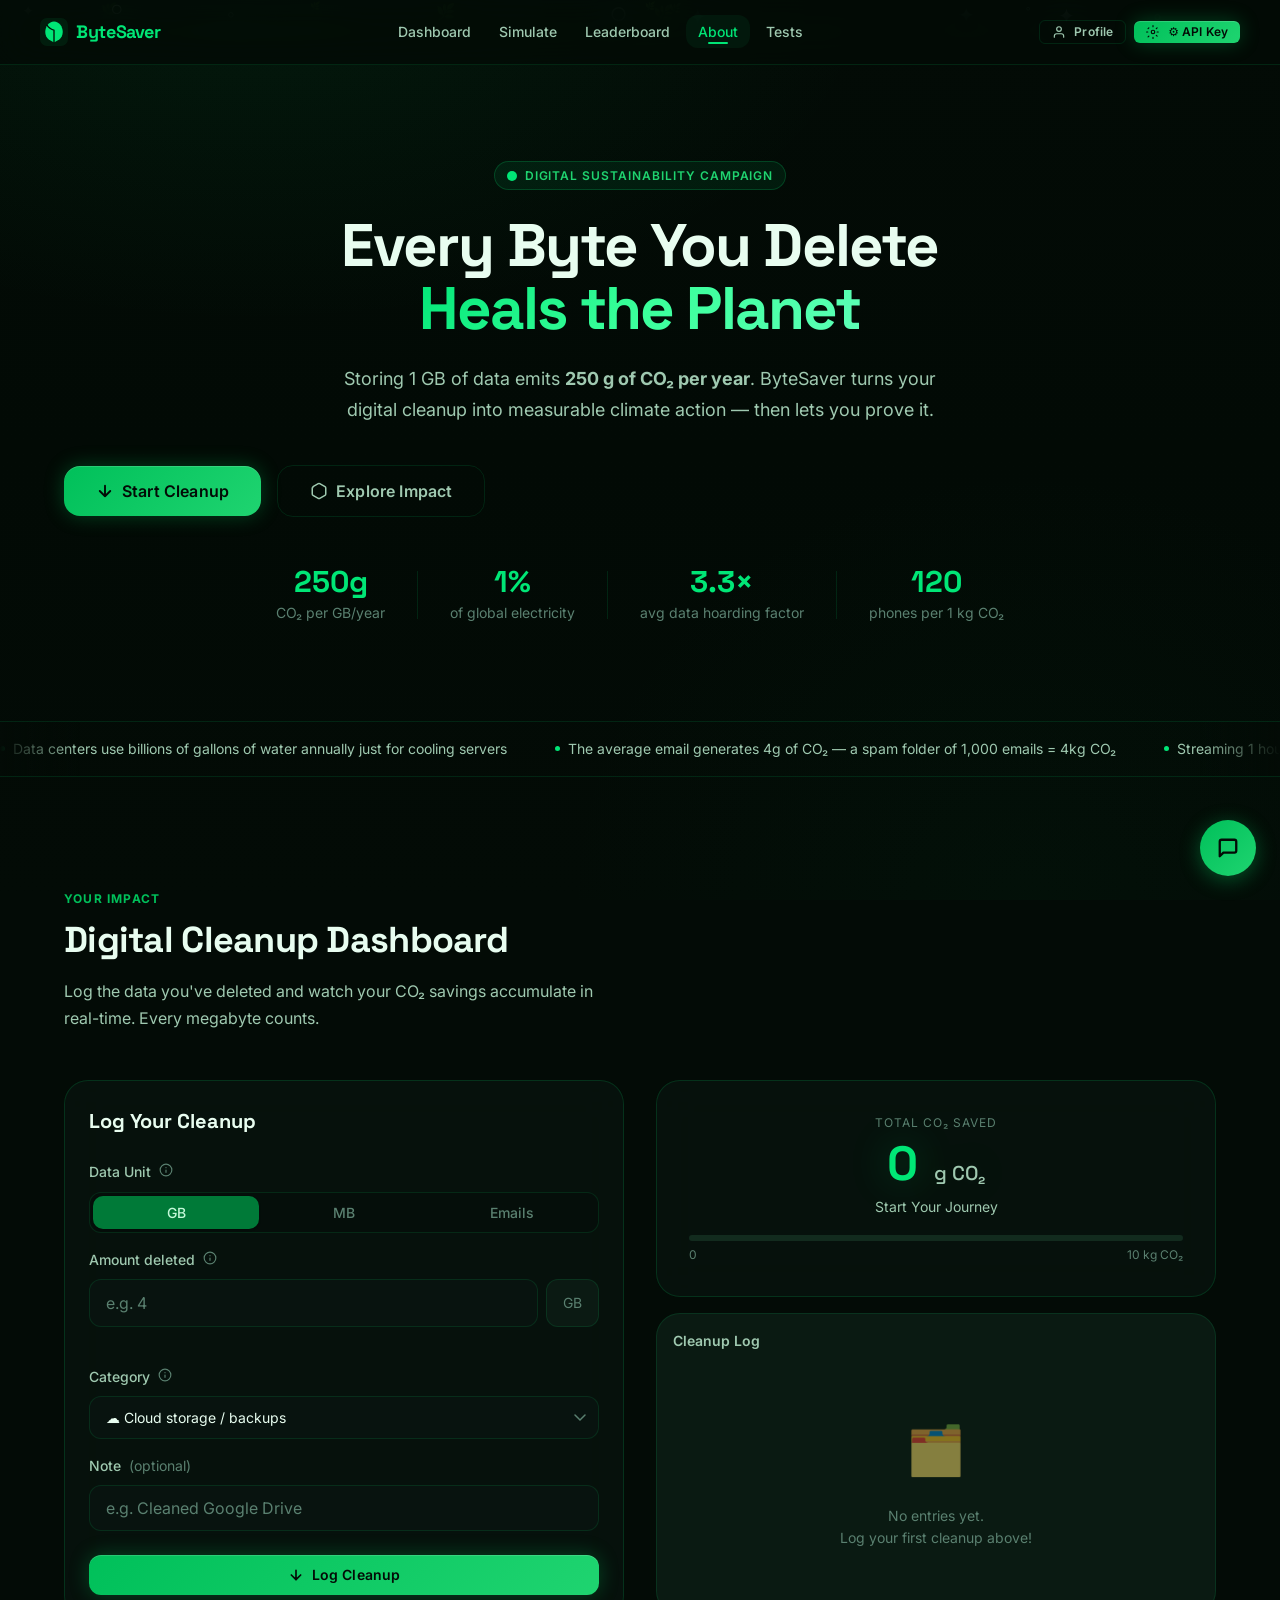
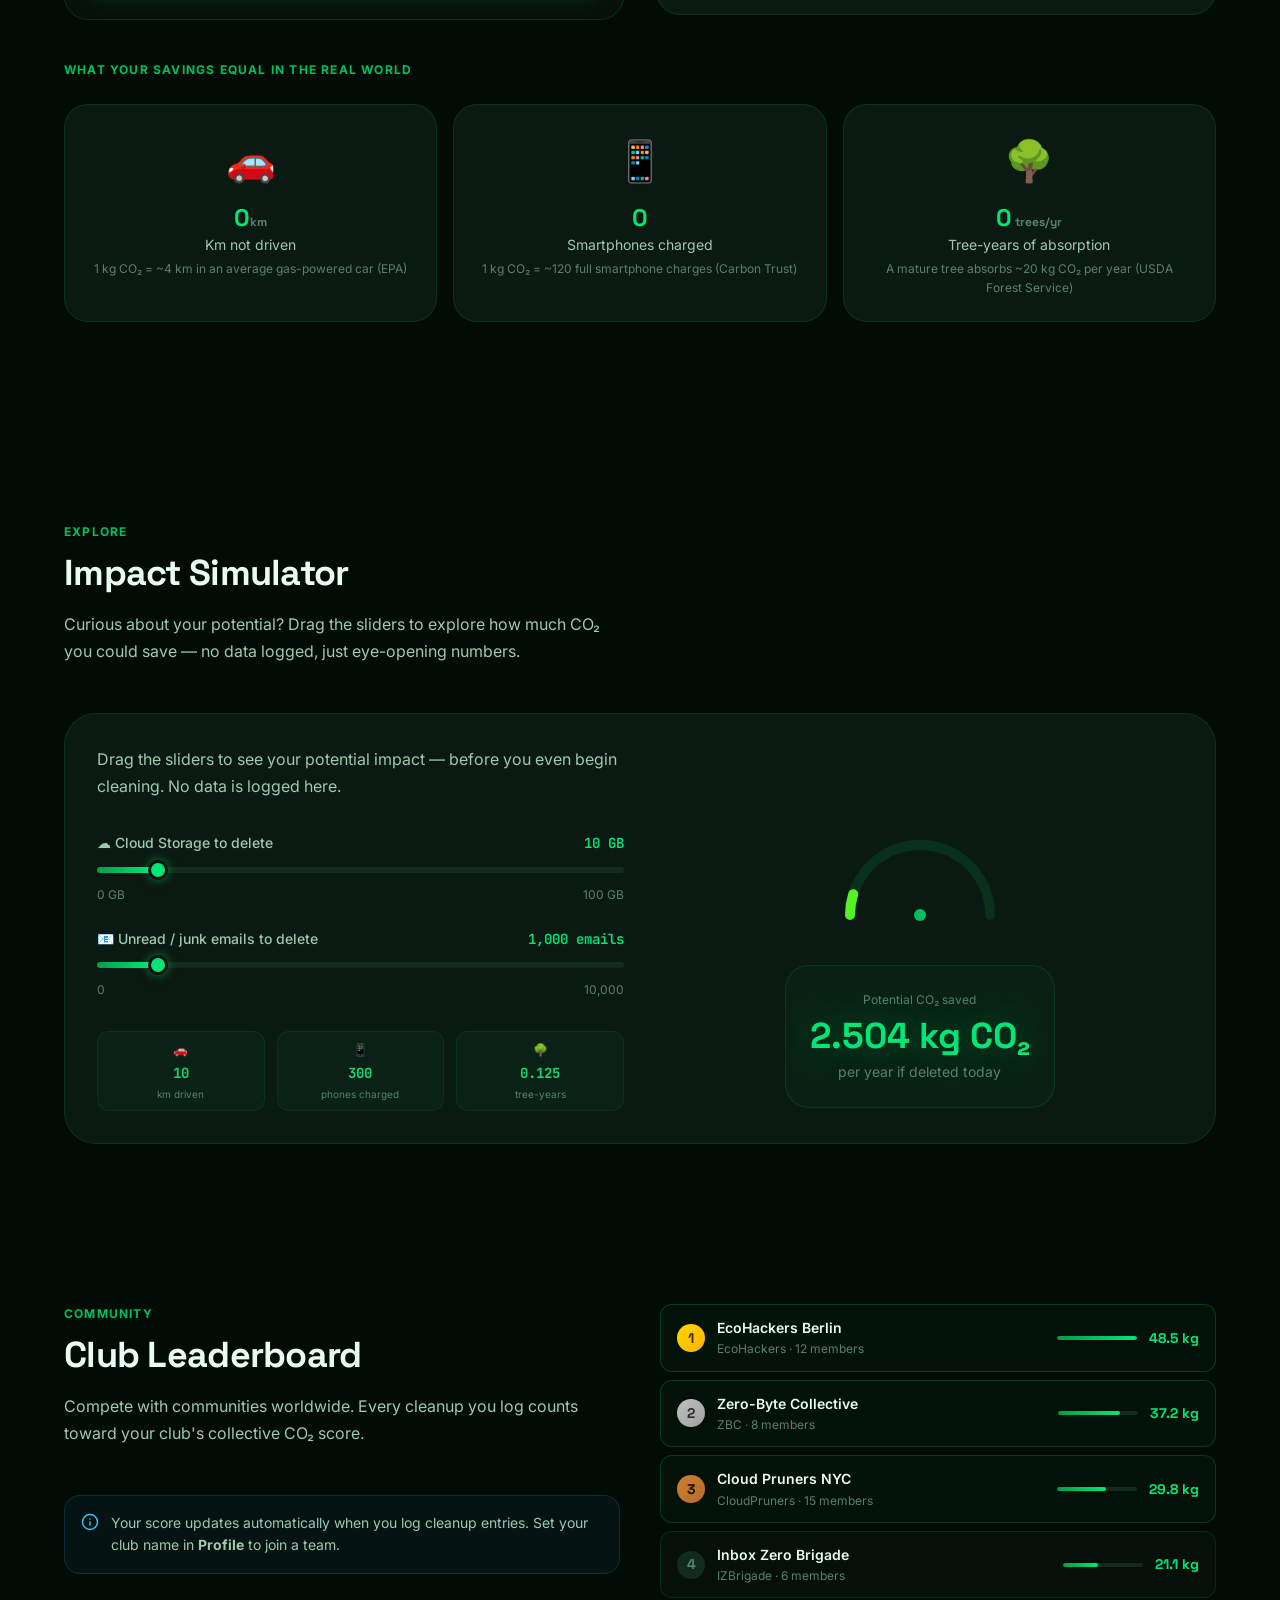
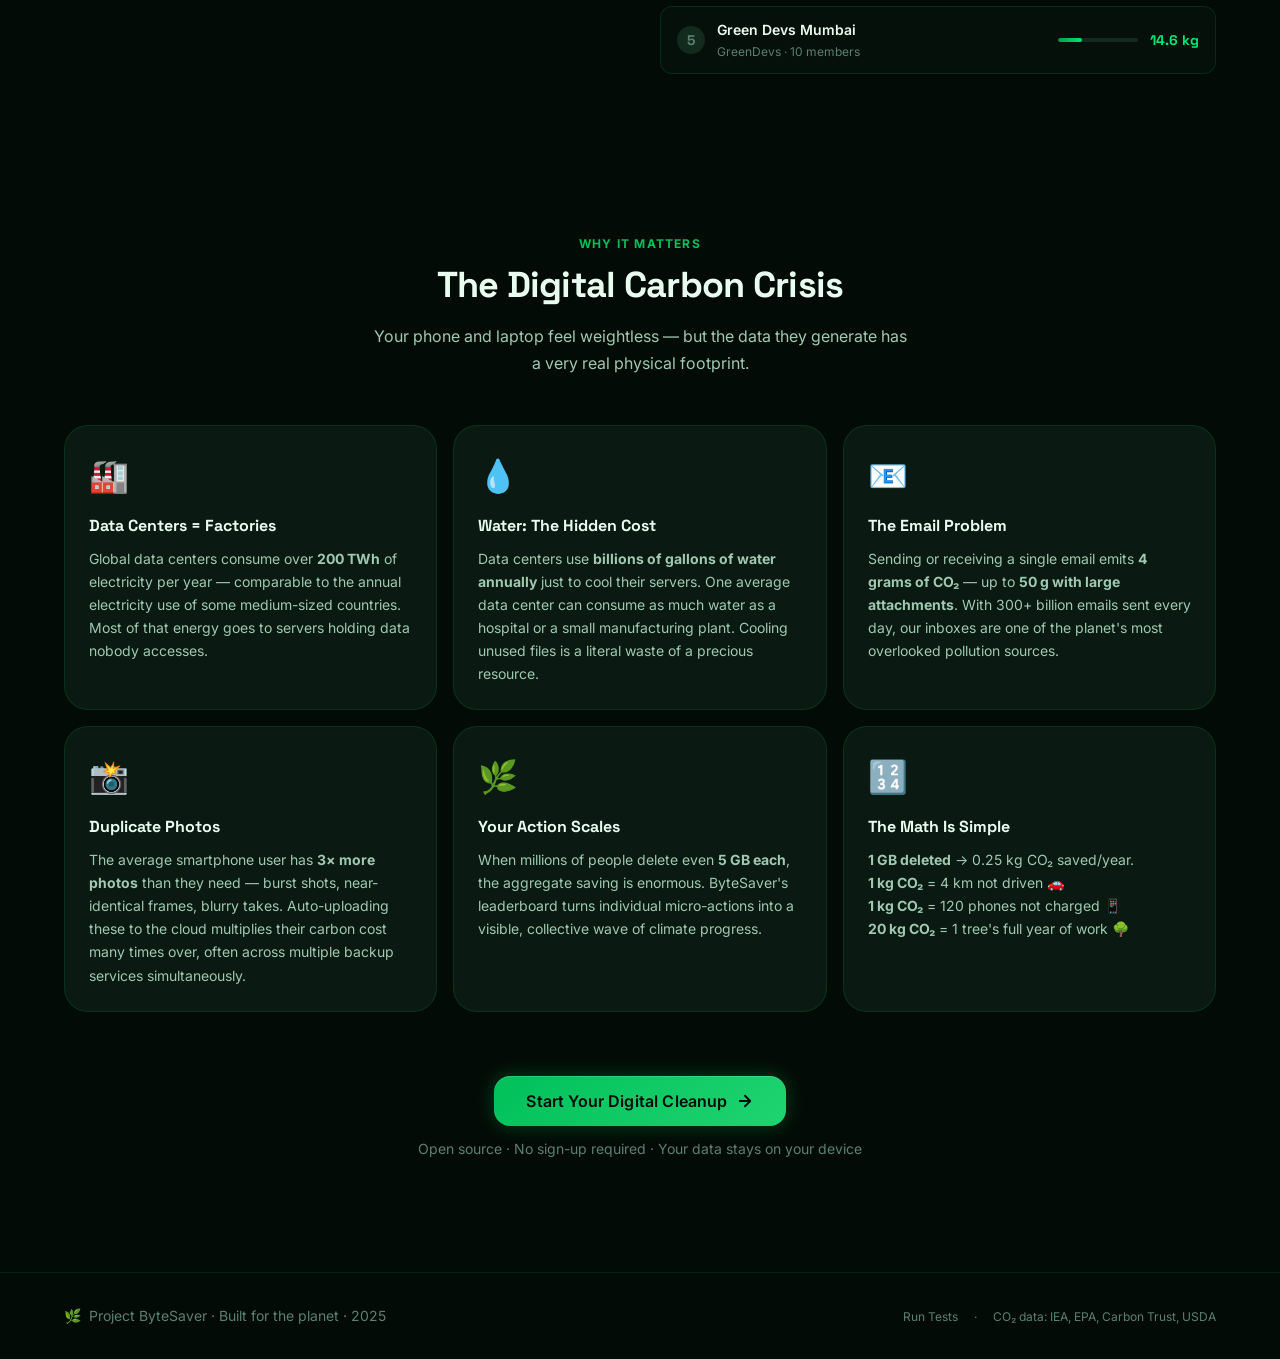
<file: index.html>
<!DOCTYPE html>
<html lang="en">
<head>
  <meta charset="UTF-8"/>
  <meta name="viewport" content="width=device-width, initial-scale=1.0"/>
  <meta name="theme-color" content="#030b06"/>

  <!-- SEO -->
  <title>Project ByteSaver — Reduce Your Digital Carbon Footprint</title>
  <meta name="description" content="Gamified platform to reduce your digital carbon footprint by deleting redundant emails, cloud backups, and app caches. Every GB deleted saves 0.25 kg CO₂ per year."/>
  <meta name="keywords" content="carbon footprint, digital sustainability, data deletion, CO2, green tech, email cleanup"/>

  <!-- Open Graph -->
  <meta property="og:title" content="Project ByteSaver"/>
  <meta property="og:description" content="Delete data. Save CO₂. Track your green impact."/>
  <meta property="og:type" content="website"/>
  <meta property="og:image" content="assets/favicon.svg"/>

  <!-- Favicon -->
  <link rel="icon" type="image/svg+xml" href="assets/favicon.svg"/>

  <!-- Styles -->
  <link rel="stylesheet" href="style/main.css"/>
  <link rel="stylesheet" href="style/components.css"/>
  <link rel="stylesheet" href="style/animations.css"/>

  <style>
    /* ── Inline page-specific styles ── */
    .about-grid {
      display: grid;
      grid-template-columns: repeat(3, 1fr);
      gap: var(--space-4);
    }
    .about-card {
      background: var(--surface);
      border: 1px solid var(--border);
      border-radius: var(--radius-xl);
      padding: var(--space-6);
      transition: all var(--transition-base);
    }
    .about-card:hover {
      border-color: var(--border-hover);
      transform: translateY(-2px);
    }
    .about-icon {
      font-size: 2rem;
      margin-bottom: var(--space-3);
    }
    .about-card h3 {
      font-family: var(--font-display);
      font-size: var(--text-base);
      font-weight: 700;
      margin-bottom: var(--space-2);
      color: var(--text-primary);
    }
    .about-card p {
      font-size: var(--text-sm);
      color: var(--text-secondary);
      line-height: 1.65;
    }
    .fact-ticker {
      overflow: hidden;
      padding: var(--space-4) 0;
      border-top: 1px solid var(--border);
      border-bottom: 1px solid var(--border);
      margin: var(--space-8) 0;
      position: relative;
    }
    .fact-ticker::before,
    .fact-ticker::after {
      content: '';
      position: absolute;
      top: 0;
      bottom: 0;
      width: 80px;
      z-index: 1;
    }
    .fact-ticker::before { left: 0; background: linear-gradient(to right, var(--dark-950), transparent); }
    .fact-ticker::after  { right: 0; background: linear-gradient(to left, var(--dark-950), transparent); }
    .ticker-track {
      display: flex;
      gap: var(--space-12);
      animation: tickerScroll 30s linear infinite;
      white-space: nowrap;
    }
    .ticker-item {
      font-size: var(--text-sm);
      color: var(--text-secondary);
      display: inline-flex;
      align-items: center;
      gap: var(--space-2);
    }
    .ticker-dot {
      width: 5px;
      height: 5px;
      border-radius: 50%;
      background: var(--green-glow);
      flex-shrink: 0;
    }
    @keyframes tickerScroll {
      from { transform: translateX(0); }
      to   { transform: translateX(-50%); }
    }

    /* Global Toast */
    #global-toast {
      position: fixed;
      bottom: calc(56px + var(--space-6) + var(--space-4) + 56px + var(--space-3));
      right: var(--space-6);
      z-index: 250;
      padding: var(--space-3) var(--space-5);
      background: var(--dark-800);
      border: 1px solid var(--border-hover);
      border-radius: var(--radius-full);
      font-size: var(--text-sm);
      color: var(--green-400);
      box-shadow: var(--shadow-lg);
      transform: translateY(20px);
      opacity: 0;
      transition: all var(--transition-spring);
      pointer-events: none;
    }
    #global-toast.show {
      transform: translateY(0);
      opacity: 1;
    }

    /* Mobile nav drawer */
    #mobile-nav-drawer {
      position: fixed;
      inset: 0;
      z-index: 99;
      background: rgba(3, 11, 6, 0.97);
      backdrop-filter: blur(16px);
      display: none;
      flex-direction: column;
      align-items: center;
      justify-content: center;
      gap: var(--space-6);
      transform: scale(1.02);
      transition: all var(--transition-base);
    }
    #mobile-nav-drawer.open {
      display: flex;
      transform: scale(1);
    }
    #mobile-nav-drawer a {
      font-family: var(--font-display);
      font-size: var(--text-2xl);
      font-weight: 700;
      color: var(--text-secondary);
      transition: color var(--transition-fast);
    }
    #mobile-nav-drawer a:hover { color: var(--green-glow); }

    @media (max-width: 768px) {
      .about-grid { grid-template-columns: 1fr; }
      #mobile-nav-toggle { display: flex !important; }
    }
  </style>
</head>
<body>

<!-- ████████ BACKGROUND ████████ -->
<div class="bg-canvas" aria-hidden="true"></div>
<div class="particles" aria-hidden="true"></div>

<!-- ████████ SKIP NAV (Accessibility) ████████ -->
<a class="skip-nav" href="#dashboard">Skip to main content</a>

<!-- ████████ NAVIGATION ████████ -->
<nav class="nav" role="navigation" aria-label="Main navigation">
  <div class="nav-inner">

    <!-- Logo -->
    <a href="#" class="nav-logo" aria-label="Project ByteSaver — home">
      <svg width="28" height="28" viewBox="0 0 32 32" fill="none" aria-hidden="true">
        <rect width="32" height="32" rx="8" fill="rgba(0,230,118,0.08)"/>
        <path d="M16 4C10 4 6 10 6 16c0 3.5 1.5 6.5 4 8.5L16 28l6-3.5c2.5-2 4-5 4-8.5 0-6-4-12-10-12z" fill="#00e676"/>
        <path d="M16 28V14M16 14C16 14 10 12 8 8" stroke="#030b06" stroke-width="1.5" stroke-linecap="round"/>
      </svg>
      ByteSaver
    </a>

    <!-- Desktop nav links -->
    <ul class="nav-links" role="list">
      <li><a href="#dashboard"   class="nav-link active">Dashboard</a></li>
      <li><a href="#simulate"    class="nav-link">Simulate</a></li>
      <li><a href="#leaderboard" class="nav-link">Leaderboard</a></li>
      <li><a href="#about"       class="nav-link">About</a></li>
      <li><a href="tests/tests.html" class="nav-link" target="_blank" rel="noopener">Tests</a></li>
    </ul>

    <!-- Actions -->
    <div class="nav-actions">
      <button id="btn-profile" class="btn btn-ghost btn-sm" aria-label="Edit your profile">
        <svg xmlns="http://www.w3.org/2000/svg" width="14" height="14" viewBox="0 0 24 24"
          fill="none" stroke="currentColor" stroke-width="2" stroke-linecap="round" stroke-linejoin="round" aria-hidden="true">
          <path d="M20 21v-2a4 4 0 0 0-4-4H8a4 4 0 0 0-4 4v2"/>
          <circle cx="12" cy="7" r="4"/>
        </svg>
        Profile
      </button>
      <button id="btn-settings" class="btn btn-primary btn-sm" aria-label="Open settings to enter API key">
        <svg xmlns="http://www.w3.org/2000/svg" width="14" height="14" viewBox="0 0 24 24"
          fill="none" stroke="currentColor" stroke-width="2" stroke-linecap="round" stroke-linejoin="round" aria-hidden="true">
          <circle cx="12" cy="12" r="3"/>
          <path d="M19.07 4.93l-1.41 1.41M4.93 19.07l-1.41 1.41M21 12h-2M3 12H1M19.07 19.07l-1.41-1.41M4.93 4.93l-1.41 1.41M12 3V1M12 23v-2"/>
        </svg>
        ⚙️ API Key
      </button>

      <!-- Mobile hamburger -->
      <button id="mobile-nav-toggle" class="btn btn-icon btn-ghost" style="display:none"
              aria-label="Open navigation menu" aria-expanded="false" aria-controls="mobile-nav-drawer">
        <svg xmlns="http://www.w3.org/2000/svg" width="20" height="20" viewBox="0 0 24 24"
          fill="none" stroke="currentColor" stroke-width="2" stroke-linecap="round" stroke-linejoin="round" aria-hidden="true">
          <line x1="3" y1="6" x2="21" y2="6"/>
          <line x1="3" y1="12" x2="21" y2="12"/>
          <line x1="3" y1="18" x2="21" y2="18"/>
        </svg>
      </button>
    </div>
  </div>
</nav>

<!-- Mobile nav drawer -->
<div id="mobile-nav-drawer" role="dialog" aria-modal="true" aria-label="Navigation menu">
  <a href="#dashboard">Dashboard</a>
  <a href="#simulate">Simulate</a>
  <a href="#leaderboard">Leaderboard</a>
  <a href="#about">About</a>
  <a href="tests/tests.html" target="_blank" rel="noopener">Tests</a>
</div>

<!-- ████████ MAIN CONTENT ████████ -->
<main id="main-content">

  <!-- ═══════════════════════════════════════
       HERO
  ══════════════════════════════════════════ -->
  <section class="hero" aria-labelledby="hero-title">
    <div class="container">
      <div class="hero-badge animate-fadeIn">
        <svg width="10" height="10" viewBox="0 0 10 10" aria-hidden="true">
          <circle cx="5" cy="5" r="5" fill="#00e676"/>
        </svg>
        Digital Sustainability Campaign
      </div>

      <h1 class="hero-title animate-fadeUp" id="hero-title">
        Every Byte You Delete<br/>
        <span class="highlight">Heals the Planet</span>
      </h1>

      <p class="hero-subtitle animate-fadeUp" style="animation-delay:0.1s">
        Storing 1 GB of data emits <strong>250 g of CO₂ per year</strong>.
        ByteSaver turns your digital cleanup into measurable climate action —
        then lets you prove it.
      </p>

      <div class="flex items-center justify-center gap-4 animate-fadeUp" style="animation-delay:0.2s;flex-wrap:wrap">
        <a href="#dashboard" class="btn btn-primary btn-lg" aria-label="Start your cleanup journey">
          <svg xmlns="http://www.w3.org/2000/svg" width="18" height="18" viewBox="0 0 24 24"
            fill="none" stroke="currentColor" stroke-width="2.5" stroke-linecap="round" stroke-linejoin="round" aria-hidden="true">
            <path d="M12 5v14M5 12l7 7 7-7"/>
          </svg>
          Start Cleanup
        </a>
        <a href="#simulate" class="btn btn-ghost btn-lg" aria-label="Explore your impact with the simulator">
          <svg xmlns="http://www.w3.org/2000/svg" width="18" height="18" viewBox="0 0 24 24"
            fill="none" stroke="currentColor" stroke-width="2" stroke-linecap="round" stroke-linejoin="round" aria-hidden="true">
            <path d="M21 16V8a2 2 0 0 0-1-1.73l-7-4a2 2 0 0 0-2 0l-7 4A2 2 0 0 1 3 8v8a2 2 0 0 0 1 1.73l7 4a2 2 0 0 0 2 0l7-4A2 2 0 0 0 21 16z"/>
          </svg>
          Explore Impact
        </a>
      </div>

      <!-- Hero stats -->
      <div class="hero-stats animate-fadeUp" style="animation-delay:0.3s">
        <div class="hero-stat">
          <div class="hero-stat-value">
            <span data-count-to="250">0</span>g
          </div>
          <div class="hero-stat-label">CO₂ per GB/year</div>
        </div>
        <div class="hero-divider" aria-hidden="true"></div>
        <div class="hero-stat">
          <div class="hero-stat-value">
            <span data-count-to="1">0</span>%
          </div>
          <div class="hero-stat-label">of global electricity</div>
        </div>
        <div class="hero-divider" aria-hidden="true"></div>
        <div class="hero-stat">
          <div class="hero-stat-value">
            <span data-count-to="3.3">0</span>×
          </div>
          <div class="hero-stat-label">avg data hoarding factor</div>
        </div>
        <div class="hero-divider" aria-hidden="true"></div>
        <div class="hero-stat">
          <div class="hero-stat-value">
            120
          </div>
          <div class="hero-stat-label">phones per 1 kg CO₂</div>
        </div>
      </div>
    </div>
  </section>

  <!-- ═══════════════════════════════════════
       FACT TICKER
  ══════════════════════════════════════════ -->
  <div class="fact-ticker" aria-hidden="true">
    <div class="ticker-track">
      <!-- Two copies for seamless loop -->
      <span class="ticker-item"><span class="ticker-dot"></span>Data centers use billions of gallons of water annually just for cooling servers</span>
      <span class="ticker-item"><span class="ticker-dot"></span>The average email generates 4g of CO₂ — a spam folder of 1,000 emails = 4kg CO₂</span>
      <span class="ticker-item"><span class="ticker-dot"></span>Streaming 1 hour of HD video emits ~36g of CO₂</span>
      <span class="ticker-item"><span class="ticker-dot"></span>70% of stored enterprise data is dark data — never accessed after creation</span>
      <span class="ticker-item"><span class="ticker-dot"></span>A cloud backup of 50GB generates 12.5kg CO₂ per year</span>
      <span class="ticker-item"><span class="ticker-dot"></span>Digital carbon accounts for 3.7% of global greenhouse gas emissions</span>
      <span class="ticker-item"><span class="ticker-dot"></span>Data centers use billions of gallons of water annually just for cooling servers</span>
      <span class="ticker-item"><span class="ticker-dot"></span>The average email generates 4g of CO₂ — a spam folder of 1,000 emails = 4kg CO₂</span>
      <span class="ticker-item"><span class="ticker-dot"></span>Streaming 1 hour of HD video emits ~36g of CO₂</span>
      <span class="ticker-item"><span class="ticker-dot"></span>70% of stored enterprise data is dark data — never accessed after creation</span>
      <span class="ticker-item"><span class="ticker-dot"></span>A cloud backup of 50GB generates 12.5kg CO₂ per year</span>
      <span class="ticker-item"><span class="ticker-dot"></span>Digital carbon accounts for 3.7% of global greenhouse gas emissions</span>
    </div>
  </div>

  <!-- ═══════════════════════════════════════
       DASHBOARD SECTION
  ══════════════════════════════════════════ -->
  <section id="dashboard" class="section" aria-labelledby="dashboard-title">
    <div class="container">
      <div class="section-header reveal">
        <div class="section-eyebrow">Your Impact</div>
        <h2 class="section-title" id="dashboard-title">Digital Cleanup Dashboard</h2>
        <p class="section-desc">
          Log the data you've deleted and watch your CO₂ savings accumulate in real-time.
          Every megabyte counts.
        </p>
      </div>

      <!-- Dashboard component mount point -->
      <div id="dashboard-mount" class="reveal" aria-live="polite"></div>

      <!-- Equivalency Cards -->
      <div style="margin-top:var(--space-10)">
        <h3 class="section-eyebrow reveal" style="margin-bottom:var(--space-6)">
          What your savings equal in the real world
        </h3>
        <div id="equiv-mount" class="reveal reveal-delay-1"></div>
      </div>

      <!-- Share Card -->
      <div id="share-mount" style="margin-top:var(--space-10)" aria-live="polite"></div>

    </div>
  </section>

  <!-- ═══════════════════════════════════════
       IMPACT SIMULATOR
  ══════════════════════════════════════════ -->
  <section id="simulate" class="section" aria-labelledby="sim-title">
    <div class="container">
      <div class="section-header reveal">
        <div class="section-eyebrow">Explore</div>
        <h2 class="section-title" id="sim-title">Impact Simulator</h2>
        <p class="section-desc">
          Curious about your potential? Drag the sliders to explore how much CO₂ you could
          save — no data logged, just eye-opening numbers.
        </p>
      </div>
      <div id="simulator-mount" class="reveal reveal-delay-1"></div>
    </div>
  </section>

  <!-- ═══════════════════════════════════════
       LEADERBOARD
  ══════════════════════════════════════════ -->
  <section id="leaderboard" class="section" aria-labelledby="lb-title">
    <div class="container">
      <div style="display:grid;grid-template-columns:1fr 1fr;gap:var(--space-10);align-items:start">

        <div>
          <div class="section-header reveal">
            <div class="section-eyebrow">Community</div>
            <h2 class="section-title" id="lb-title">Club Leaderboard</h2>
            <p class="section-desc">
              Compete with communities worldwide. Every cleanup you log
              counts toward your club's collective CO₂ score.
            </p>
          </div>

          <!-- How to earn points -->
          <div class="info-banner reveal reveal-delay-1" style="margin-top:var(--space-6)">
            <svg xmlns="http://www.w3.org/2000/svg" width="18" height="18" viewBox="0 0 24 24"
              fill="none" stroke="currentColor" stroke-width="2" stroke-linecap="round" stroke-linejoin="round" aria-hidden="true">
              <circle cx="12" cy="12" r="10"/><path d="M12 16v-4M12 8h.01"/>
            </svg>
            <span>
              Your score updates automatically when you log cleanup entries.
              Set your club name in <strong>Profile</strong> to join a team.
            </span>
          </div>
        </div>

        <div id="leaderboard-mount" class="reveal reveal-delay-2"
             role="region" aria-label="Community leaderboard"></div>
      </div>
    </div>
  </section>

  <!-- ═══════════════════════════════════════
       ABOUT / EDUCATION
  ══════════════════════════════════════════ -->
  <section id="about" class="section" aria-labelledby="about-title">
    <div class="container">
      <div class="section-header reveal" style="text-align:center">
        <div class="section-eyebrow">Why It Matters</div>
        <h2 class="section-title" id="about-title">The Digital Carbon Crisis</h2>
        <p class="section-desc" style="margin:var(--space-4) auto 0">
          Your phone and laptop feel weightless — but the data they generate
          has a very real physical footprint.
        </p>
      </div>

      <div class="about-grid" style="margin-top:var(--space-10)">
        <div class="about-card reveal reveal-delay-1">
          <div class="about-icon">🏭</div>
          <h3>Data Centers = Factories</h3>
          <p>
            Global data centers consume over <strong>200 TWh</strong> of electricity per year —
            comparable to the annual electricity use of some medium-sized countries.
            Most of that energy goes to servers holding data nobody accesses.
          </p>
        </div>
        <div class="about-card reveal reveal-delay-2">
          <div class="about-icon">💧</div>
          <h3>Water: The Hidden Cost</h3>
          <p>
            Data centers use <strong>billions of gallons of water annually</strong> just to cool
            their servers. One average data center can consume as much water as
            a hospital or a small manufacturing plant. Cooling unused files is
            a literal waste of a precious resource.
          </p>
        </div>
        <div class="about-card reveal reveal-delay-3">
          <div class="about-icon">📧</div>
          <h3>The Email Problem</h3>
          <p>
            Sending or receiving a single email emits <strong>4 grams of CO₂</strong>
            — up to <strong>50 g with large attachments</strong>. With 300+ billion
            emails sent every day, our inboxes are one of the planet's most
            overlooked pollution sources.
          </p>
        </div>
        <div class="about-card reveal reveal-delay-1">
          <div class="about-icon">📸</div>
          <h3>Duplicate Photos</h3>
          <p>
            The average smartphone user has <strong>3× more photos</strong> than they
            need — burst shots, near-identical frames, blurry takes. Auto-uploading
            these to the cloud multiplies their carbon cost many times over,
            often across multiple backup services simultaneously.
          </p>
        </div>
        <div class="about-card reveal reveal-delay-2">
          <div class="about-icon">🌿</div>
          <h3>Your Action Scales</h3>
          <p>
            When millions of people delete even <strong>5 GB each</strong>, the
            aggregate saving is enormous. ByteSaver's leaderboard turns
            individual micro-actions into a visible, collective wave of
            climate progress.
          </p>
        </div>
        <div class="about-card reveal reveal-delay-3">
          <div class="about-icon">🔢</div>
          <h3>The Math Is Simple</h3>
          <p>
            <strong>1 GB deleted</strong> → 0.25 kg CO₂ saved/year.<br/>
            <strong>1 kg CO₂</strong> = 4 km not driven 🚗<br/>
            <strong>1 kg CO₂</strong> = 120 phones not charged 📱<br/>
            <strong>20 kg CO₂</strong> = 1 tree's full year of work 🌳
          </p>
        </div>
      </div>

      <!-- CTA -->
      <div style="text-align:center;margin-top:var(--space-16)" class="reveal">
        <a href="#dashboard" class="btn btn-primary btn-lg">
          Start Your Digital Cleanup
          <svg xmlns="http://www.w3.org/2000/svg" width="18" height="18" viewBox="0 0 24 24"
            fill="none" stroke="currentColor" stroke-width="2.5" stroke-linecap="round" stroke-linejoin="round" aria-hidden="true">
            <path d="M5 12h14M12 5l7 7-7 7"/>
          </svg>
        </a>
        <p style="margin-top:var(--space-3);font-size:var(--text-sm);color:var(--text-muted)">
          Open source · No sign-up required · Your data stays on your device
        </p>
      </div>
    </div>
  </section>

  <!-- ═══════════════════════════════════════
       FOOTER
  ══════════════════════════════════════════ -->
  <footer style="border-top:1px solid var(--border);padding:var(--space-8) 0;margin-top:var(--space-8)" role="contentinfo">
    <div class="container" style="display:flex;align-items:center;justify-content:space-between;flex-wrap:wrap;gap:var(--space-4)">
      <div style="display:flex;align-items:center;gap:var(--space-2);font-size:var(--text-sm);color:var(--text-muted)">
        <span>🌿</span>
        <span>Project ByteSaver · Built for the planet · 2025</span>
      </div>
      <div style="display:flex;gap:var(--space-4);font-size:var(--text-xs);color:var(--text-muted)">
        <a href="tests/tests.html" target="_blank" rel="noopener" style="color:var(--text-muted);transition:color 0.2s"
           onmouseover="this.style.color='var(--green-400)'" onmouseout="this.style.color='var(--text-muted)'">
          Run Tests
        </a>
        <span>·</span>
        <span>CO₂ data: IEA, EPA, Carbon Trust, USDA</span>
      </div>
    </div>
  </footer>

</main>

<!-- ████████ AI CHAT FAB + PANEL ████████ -->
<button id="chat-fab" class="chat-fab" aria-label="Open GreenBytes Guide chat assistant" aria-expanded="false" aria-controls="chat-panel">
  <svg xmlns="http://www.w3.org/2000/svg" width="22" height="22" viewBox="0 0 24 24"
    fill="none" stroke="currentColor" stroke-width="2.5" stroke-linecap="round" stroke-linejoin="round" aria-hidden="true">
    <path d="M21 15a2 2 0 0 1-2 2H7l-4 4V5a2 2 0 0 1 2-2h14a2 2 0 0 1 2 2z"/>
  </svg>
</button>

<div id="chat-panel" class="chat-panel" role="dialog" aria-modal="true" aria-label="GreenBytes Guide AI assistant" aria-hidden="true">
  <div class="chat-header">
    <div class="chat-avatar" aria-hidden="true">🌿</div>
    <div>
      <div class="chat-name">GreenBytes Guide</div>
      <div class="chat-status">
        <span class="status-dot" aria-hidden="true"></span>
        Online · Powered by Gemini
      </div>
    </div>
    <button id="btn-chat-close" class="btn btn-icon btn-ghost" style="margin-left:auto"
            aria-label="Close chat panel">
      <svg xmlns="http://www.w3.org/2000/svg" width="16" height="16" viewBox="0 0 24 24"
        fill="none" stroke="currentColor" stroke-width="2" stroke-linecap="round" stroke-linejoin="round" aria-hidden="true">
        <path d="M18 6L6 18M6 6l12 12"/>
      </svg>
    </button>
  </div>

  <div id="chat-messages" class="chat-messages" role="log" aria-live="polite" aria-label="Chat conversation"></div>

  <div class="chat-input-area">
    <textarea
      id="chat-input"
      class="chat-input"
      placeholder="Ask about reducing digital CO₂…"
      rows="1"
      aria-label="Type your message to GreenBytes Guide"
      aria-multiline="true"
    ></textarea>
    <button id="chat-send" class="btn btn-primary btn-icon" aria-label="Send message">
      <svg xmlns="http://www.w3.org/2000/svg" width="16" height="16" viewBox="0 0 24 24"
        fill="none" stroke="currentColor" stroke-width="2.5" stroke-linecap="round" stroke-linejoin="round" aria-hidden="true">
        <line x1="22" y1="2" x2="11" y2="13"/>
        <polygon points="22 2 15 22 11 13 2 9 22 2"/>
      </svg>
    </button>
  </div>
</div>

<!-- ████████ SETTINGS MODAL ████████ -->
<div id="settings-overlay" class="modal-overlay" role="dialog" aria-modal="true" aria-labelledby="settings-title">
  <div class="modal" id="settings-modal">
    <div style="display:flex;align-items:center;justify-content:space-between;margin-bottom:var(--space-6)">
      <h2 class="modal-title" id="settings-title" style="margin:0">⚙️ Settings</h2>
      <button id="btn-settings-close" class="btn btn-icon btn-ghost" aria-label="Close settings modal">
        <svg xmlns="http://www.w3.org/2000/svg" width="18" height="18" viewBox="0 0 24 24"
          fill="none" stroke="currentColor" stroke-width="2" stroke-linecap="round" stroke-linejoin="round" aria-hidden="true">
          <path d="M18 6L6 18M6 6l12 12"/>
        </svg>
      </button>
    </div>

    <div class="info-banner" style="margin-bottom:var(--space-6)">
      <svg xmlns="http://www.w3.org/2000/svg" width="18" height="18" viewBox="0 0 24 24"
        fill="none" stroke="currentColor" stroke-width="2" stroke-linecap="round" stroke-linejoin="round" aria-hidden="true">
        <path d="M12 22s8-4 8-10V5l-8-3-8 3v7c0 6 8 10 8 10z"/>
      </svg>
      <span>
        Your API key is stored only in <strong>sessionStorage</strong> — it's cleared when you close the tab
        and never sent anywhere except the Gemini API directly.
      </span>
    </div>

    <div class="form-group" style="margin-bottom:var(--space-6)">
      <label class="label" for="settings-api-key">
        Gemini API Key
      </label>
      <div style="display:flex;gap:var(--space-2)">
        <input
          id="settings-api-key"
          class="input"
          type="password"
          placeholder="AIza…"
          autocomplete="off"
          spellcheck="false"
          aria-describedby="key-hint"
        />
        <button id="btn-toggle-key" class="btn btn-ghost btn-icon" aria-label="Toggle API key visibility" type="button">
          <svg xmlns="http://www.w3.org/2000/svg" width="16" height="16" viewBox="0 0 24 24"
            fill="none" stroke="currentColor" stroke-width="2" stroke-linecap="round" stroke-linejoin="round" aria-hidden="true">
            <path d="M1 12s4-8 11-8 11 8 11 8-4 8-11 8-11-8-11-8z"/>
            <circle cx="12" cy="12" r="3"/>
          </svg>
        </button>
      </div>
      <p id="key-hint" style="font-size:var(--text-xs);color:var(--text-muted);margin-top:var(--space-1)">
        Get a free key at
        <a href="https://aistudio.google.com/app/apikey" target="_blank" rel="noopener"
           style="color:var(--green-500)">aistudio.google.com</a>
      </p>
    </div>

    <div id="settings-toast" style="display:none;margin-bottom:var(--space-4);font-size:var(--text-sm)"></div>

    <div style="display:flex;gap:var(--space-3)">
      <button id="btn-settings-save" class="btn btn-primary" style="flex:1" aria-label="Save API key">
        Save Key
      </button>
      <button id="btn-settings-cancel" class="btn btn-ghost" aria-label="Cancel">
        Cancel
      </button>
    </div>
  </div>
</div>

<!-- ████████ PROFILE MODAL ████████ -->
<div id="profile-overlay" class="modal-overlay" role="dialog" aria-modal="true" aria-labelledby="profile-title">
  <div class="modal" id="profile-modal">
    <div style="display:flex;align-items:center;justify-content:space-between;margin-bottom:var(--space-6)">
      <h2 class="modal-title" id="profile-title" style="margin:0">👤 Your Profile</h2>
      <button id="btn-profile-close" class="btn btn-icon btn-ghost" aria-label="Close profile modal">
        <svg xmlns="http://www.w3.org/2000/svg" width="18" height="18" viewBox="0 0 24 24"
          fill="none" stroke="currentColor" stroke-width="2" stroke-linecap="round" stroke-linejoin="round" aria-hidden="true">
          <path d="M18 6L6 18M6 6l12 12"/>
        </svg>
      </button>
    </div>

    <div class="form-group" style="margin-bottom:var(--space-4)">
      <label class="label" for="profile-name">Display Name</label>
      <input id="profile-name" class="input" type="text" placeholder="e.g. Alex Green" maxlength="40"
             aria-label="Your display name" value="You"/>
    </div>

    <div class="form-group" style="margin-bottom:var(--space-6)">
      <label class="label" for="profile-club">Club / Community</label>
      <input id="profile-club" class="input" type="text" placeholder="e.g. EcoHackers Berlin" maxlength="40"
             aria-label="Your club or community name" value="Solo Cleaner"/>
      <p style="font-size:var(--text-xs);color:var(--text-muted);margin-top:var(--space-1)">
        This appears on the leaderboard and your share card.
      </p>
    </div>

    <button id="btn-profile-save" class="btn btn-primary" style="width:100%" aria-label="Save profile">
      Save Profile
    </button>
  </div>
</div>

<!-- ████████ GLOBAL TOAST ████████ -->
<div id="global-toast" aria-live="polite" aria-atomic="true" role="status"></div>

<!-- ████████ SCRIPTS ████████ -->
<script type="module" src="js/main.js"></script>

</body>
</html>
</file>
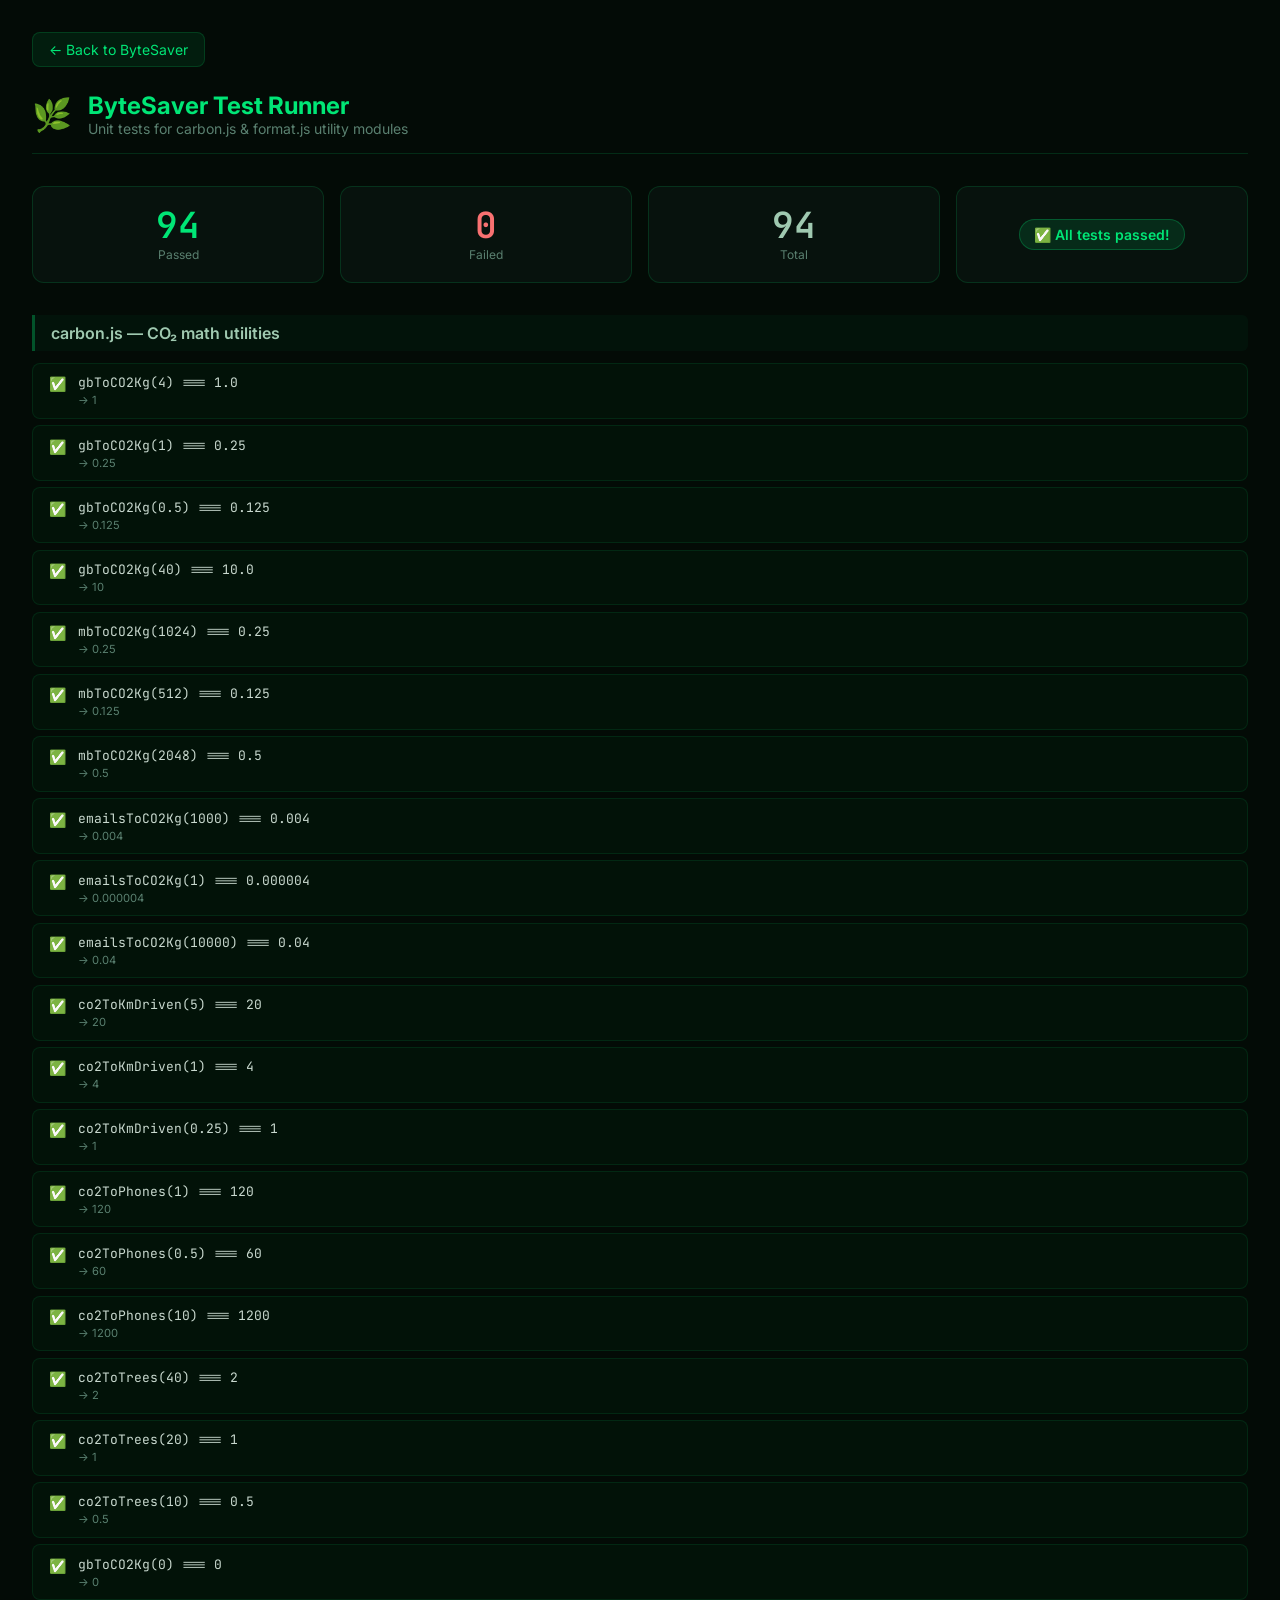
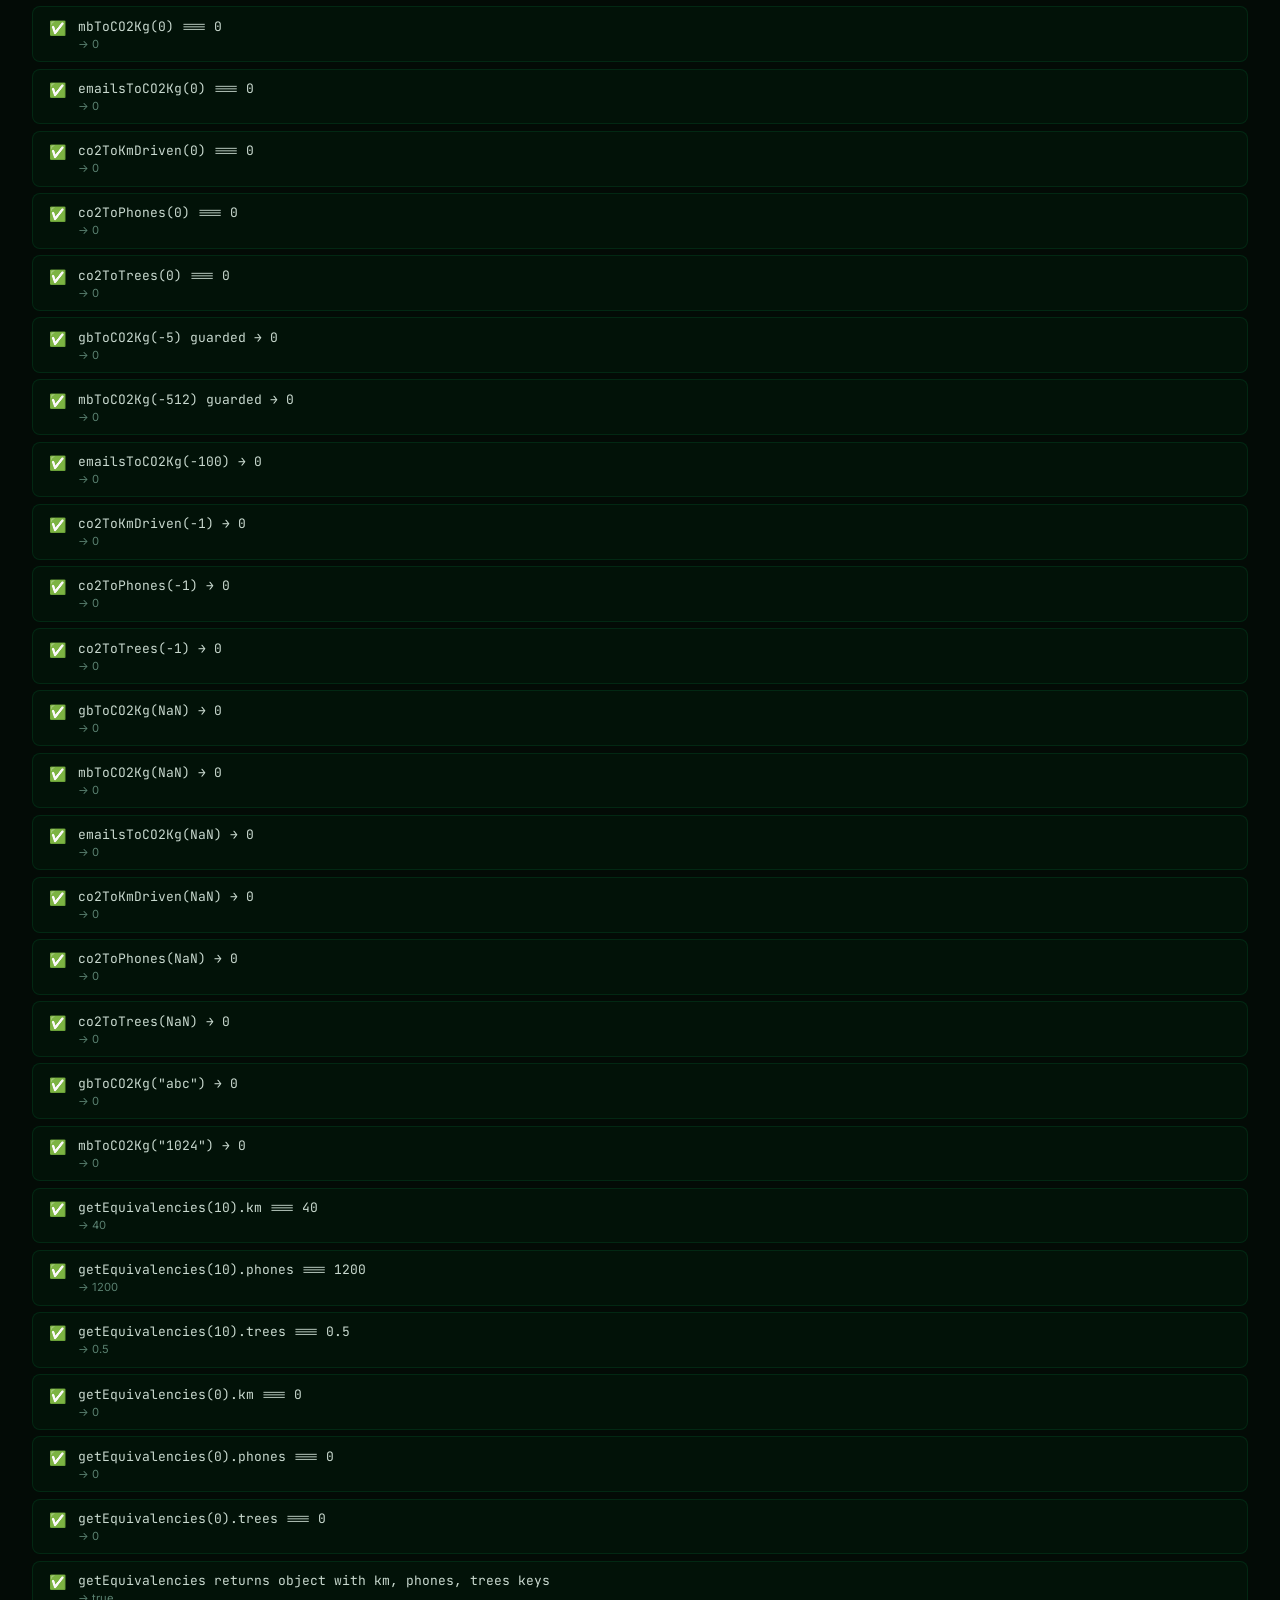
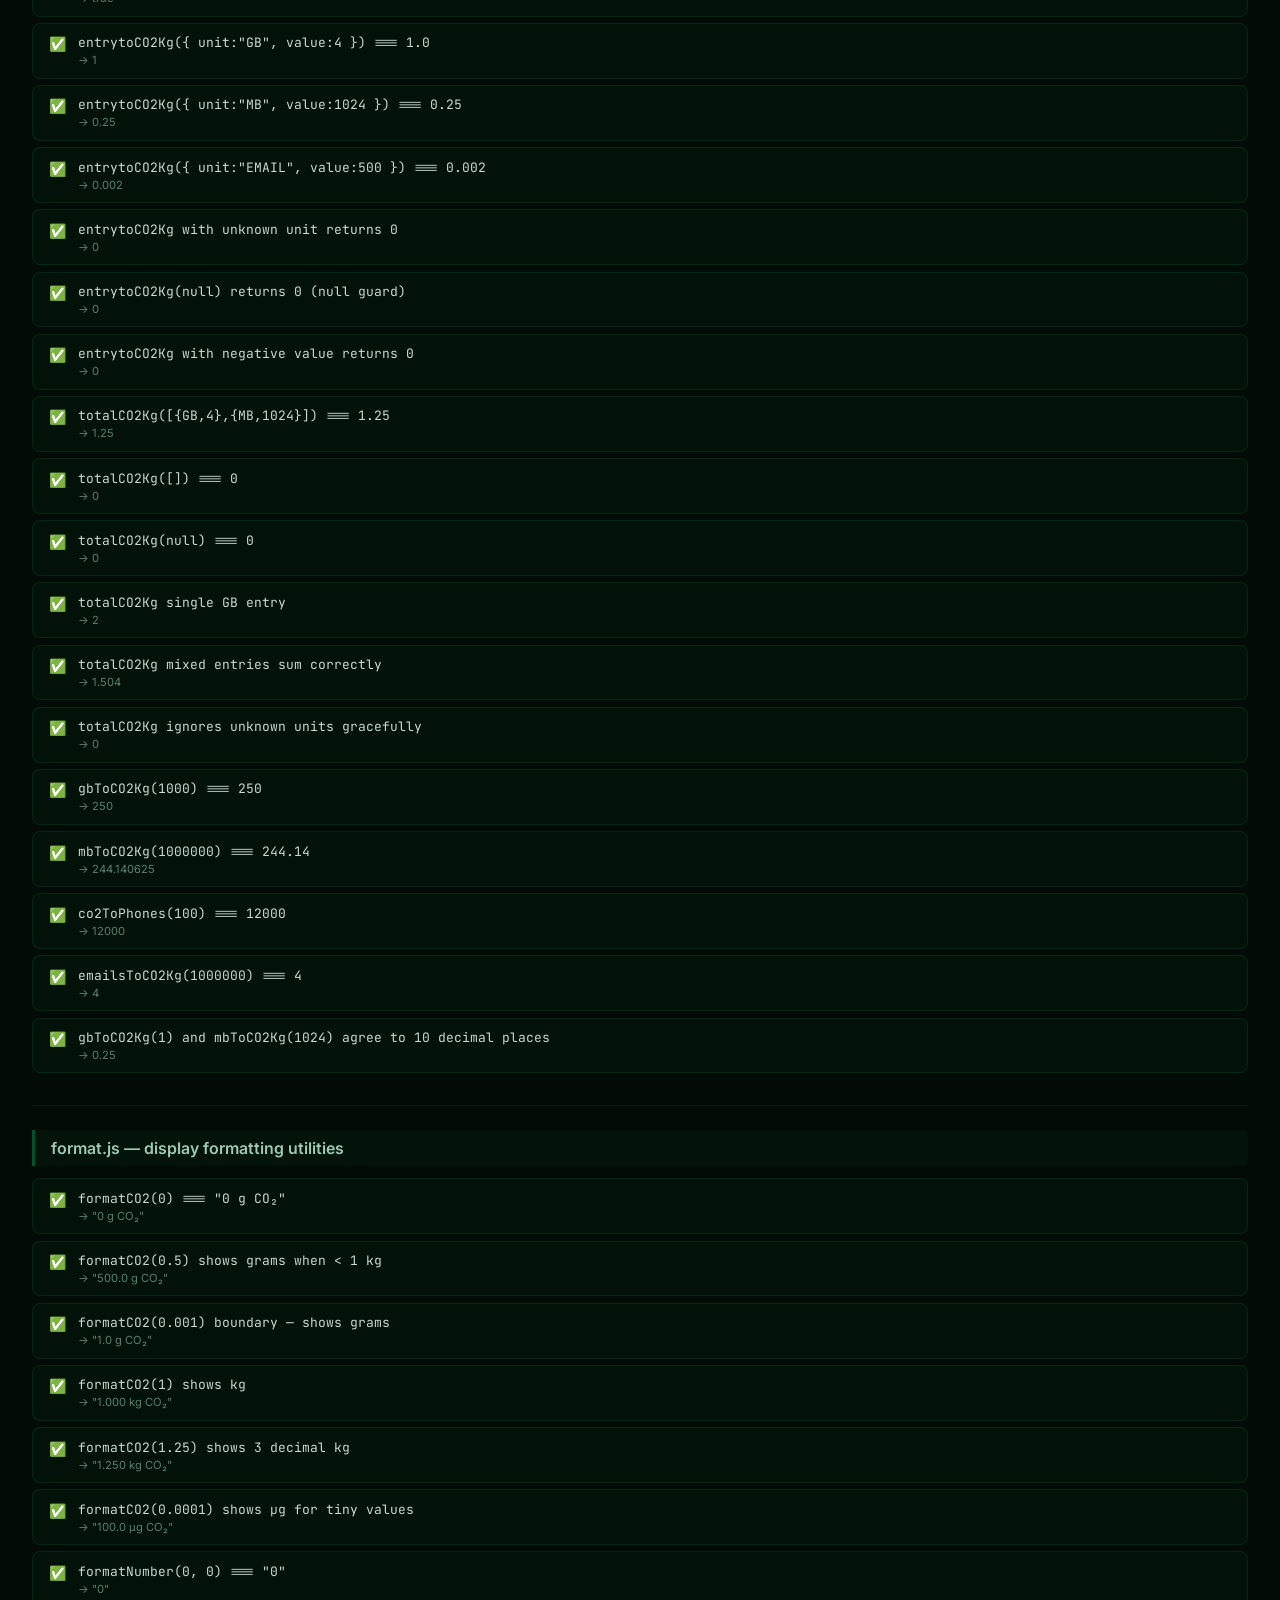
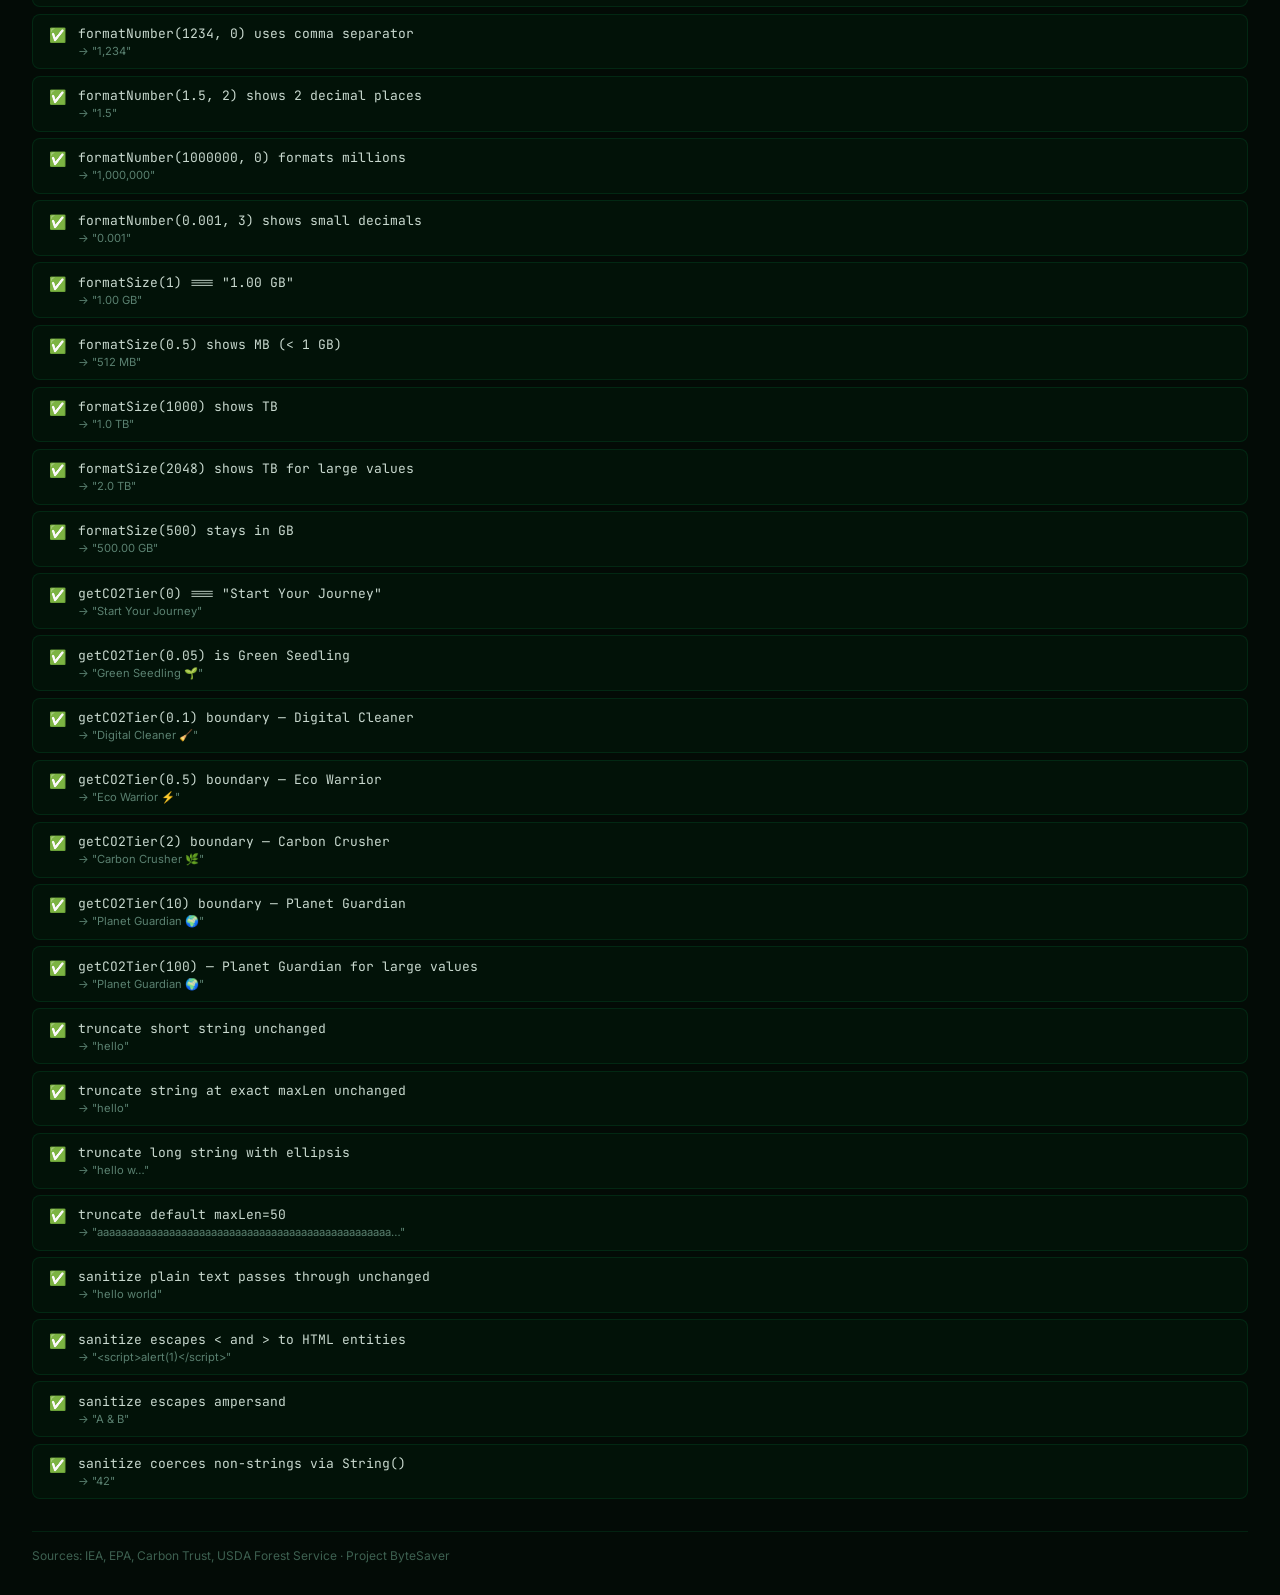
<file: tests/tests.html>
<!DOCTYPE html>
<html lang="en">
<head>
  <meta charset="UTF-8"/>
  <meta name="viewport" content="width=device-width, initial-scale=1"/>
  <title>ByteSaver — Test Runner</title>
  <meta name="description" content="Browser-based unit test runner for Project ByteSaver utility functions."/>
  <style>
    @import url('https://fonts.googleapis.com/css2?family=JetBrains+Mono:wght@400;600&family=Inter:wght@400;600&display=swap');
    *, *::before, *::after { box-sizing: border-box; margin: 0; padding: 0; }
    body {
      background: #030b06;
      color: #e8fdf0;
      font-family: 'Inter', sans-serif;
      padding: 2rem;
      min-height: 100vh;
    }
    .header {
      display: flex;
      align-items: center;
      gap: 1rem;
      margin-bottom: 2rem;
      padding-bottom: 1rem;
      border-bottom: 1px solid rgba(0,230,118,0.15);
    }
    h1 { font-size: 1.5rem; color: #00e676; }
    h2 {
      font-size: 1rem;
      font-weight: 600;
      color: #9fc9b0;
      margin: 1.5rem 0 0.75rem;
      padding: 0.5rem 1rem;
      background: rgba(0,230,118,0.04);
      border-left: 3px solid rgba(0,230,118,0.3);
      border-radius: 0 6px 6px 0;
    }
    .subtitle { font-size: 0.875rem; color: #5a8070; }
    .summary-grid {
      display: grid;
      grid-template-columns: repeat(auto-fit, minmax(160px, 1fr));
      gap: 1rem;
      margin-bottom: 2rem;
    }
    .summary-card {
      padding: 1.25rem 1.5rem;
      background: rgba(9,21,16,0.8);
      border: 1px solid rgba(0,230,118,0.15);
      border-radius: 12px;
      text-align: center;
    }
    .summary-num {
      font-family: 'JetBrains Mono', monospace;
      font-size: 2.25rem;
      font-weight: 600;
      line-height: 1;
    }
    .summary-lbl { font-size: 0.75rem; color: #5a8070; margin-top: 4px; }
    .pass-num { color: #00e676; }
    .fail-num { color: #f87171; }
    .total-num { color: #9fc9b0; }
    .status-badge {
      display: inline-flex;
      align-items: center;
      gap: 0.4rem;
      padding: 0.4rem 0.9rem;
      border-radius: 9999px;
      font-size: 0.875rem;
      font-weight: 600;
    }
    .status-badge.all-pass {
      background: rgba(0,230,118,0.12);
      color: #00e676;
      border: 1px solid rgba(0,230,118,0.25);
    }
    .status-badge.has-fail {
      background: rgba(248,113,113,0.1);
      color: #f87171;
      border: 1px solid rgba(248,113,113,0.25);
    }
    .tests { display: flex; flex-direction: column; gap: 0.4rem; margin-bottom: 2rem; }
    .test {
      display: flex;
      align-items: flex-start;
      gap: 0.75rem;
      padding: 0.65rem 1rem;
      border-radius: 8px;
      font-size: 0.8125rem;
      border: 1px solid transparent;
    }
    .test.pass {
      background: rgba(0,192,90,0.04);
      border-color: rgba(0,192,90,0.12);
    }
    .test.fail {
      background: rgba(248,113,113,0.05);
      border-color: rgba(248,113,113,0.2);
    }
    .test-icon { flex-shrink: 0; font-size: 0.875rem; line-height: 1.4; }
    .test-desc {
      color: #c9d9cf;
      flex: 1;
      font-family: 'JetBrains Mono', monospace;
      word-break: break-word;
    }
    .test-detail { font-size: 0.7rem; color: #5a8070; margin-top: 2px; }
    .test-detail.fail-detail { color: #f87171; }
    .loading { color: #5a8070; font-style: italic; }
    .back-btn {
      display: inline-flex; align-items: center; gap: 0.5rem;
      padding: 0.5rem 1rem;
      background: rgba(0,192,90,0.1);
      border: 1px solid rgba(0,192,90,0.2);
      border-radius: 8px;
      color: #00e676;
      font-family: 'Inter', sans-serif;
      font-size: 0.875rem;
      cursor: pointer;
      text-decoration: none;
      transition: all 0.2s;
      margin-bottom: 1.5rem;
    }
    .back-btn:hover { background: rgba(0,192,90,0.15); }
    .suite-divider { border: none; border-top: 1px solid rgba(0,230,118,0.08); margin: 1.5rem 0 0; }
    .footer {
      margin-top: 2rem;
      padding-top: 1rem;
      border-top: 1px solid rgba(0,230,118,0.1);
      font-size: 0.75rem;
      color: #3d6050;
    }
  </style>
</head>
<body>
  <a href="../index.html" class="back-btn" aria-label="Back to ByteSaver app">← Back to ByteSaver</a>

  <div class="header" role="banner">
    <span style="font-size:2rem" aria-hidden="true">🌿</span>
    <div>
      <h1>ByteSaver Test Runner</h1>
      <div class="subtitle">Unit tests for carbon.js &amp; format.js utility modules</div>
    </div>
  </div>

  <!-- Combined summary -->
  <div class="summary-grid" id="summary" aria-label="Test summary" aria-live="polite">
    <div class="loading">Running tests…</div>
  </div>

  <!-- carbon.js suite -->
  <h2 id="suite-carbon-title">carbon.js — CO₂ math utilities</h2>
  <div class="tests" id="suite-carbon" role="list" aria-labelledby="suite-carbon-title">
    <div class="loading">Loading…</div>
  </div>

  <hr class="suite-divider"/>

  <!-- format.js suite -->
  <h2 id="suite-format-title">format.js — display formatting utilities</h2>
  <div class="tests" id="suite-format" role="list" aria-labelledby="suite-format-title">
    <div class="loading">Loading…</div>
  </div>

  <footer class="footer">
    <p>Sources: IEA, EPA, Carbon Trust, USDA Forest Service · Project ByteSaver</p>
  </footer>

  <script type="module">
    import { getTestResults as carbonResults, runSummary as carbonSummary } from './carbon.test.js';
    import { getTestResults as formatResults, runSummary as formatSummary } from './format.test.js';

    /**
     * Renders a list of test result objects into a container element.
     * @param {HTMLElement} container
     * @param {Array<{description:string, actual:*, expected:*, pass:boolean}>} results
     */
    function renderSuite(container, results) {
      container.innerHTML = results.map((r) => `
        <div class="test ${r.pass ? 'pass' : 'fail'}" role="listitem"
             aria-label="${r.pass ? 'PASS' : 'FAIL'}: ${r.description}">
          <span class="test-icon" aria-hidden="true">${r.pass ? '✅' : '❌'}</span>
          <div>
            <div class="test-desc">${r.description}</div>
            ${!r.pass
              ? `<div class="test-detail fail-detail">Expected: ${JSON.stringify(r.expected)} · Got: ${JSON.stringify(r.actual)}</div>`
              : `<div class="test-detail">→ ${JSON.stringify(r.actual)}</div>`
            }
          </div>
        </div>`).join('');
    }

    // Run suites
    const cResults = carbonResults();
    const fResults = formatResults();
    const cSum     = carbonSummary();
    const fSum     = formatSummary();

    const totalPass = cSum.pass + fSum.pass;
    const totalFail = cSum.fail + fSum.fail;
    const totalAll  = cSum.total + fSum.total;

    // Combined summary cards
    document.querySelector('#summary').innerHTML = `
      <div class="summary-card">
        <div class="summary-num pass-num">${totalPass}</div>
        <div class="summary-lbl">Passed</div>
      </div>
      <div class="summary-card">
        <div class="summary-num fail-num">${totalFail}</div>
        <div class="summary-lbl">Failed</div>
      </div>
      <div class="summary-card">
        <div class="summary-num total-num">${totalAll}</div>
        <div class="summary-lbl">Total</div>
      </div>
      <div class="summary-card" style="display:flex;align-items:center;justify-content:center">
        <span class="status-badge ${totalFail === 0 ? 'all-pass' : 'has-fail'}">
          ${totalFail === 0 ? '✅ All tests passed!' : `❌ ${totalFail} test${totalFail > 1 ? 's' : ''} failed`}
        </span>
      </div>`;

    // Per-suite results
    renderSuite(document.querySelector('#suite-carbon'), cResults);
    renderSuite(document.querySelector('#suite-format'), fResults);

    // Dynamic page title
    document.title = `ByteSaver Tests — ${totalPass}/${totalAll} passed`;
  </script>
</body>
</html>
</file>
<file: style/main.css>
/* ============================================================
   main.css — Design Tokens, Reset, Layout
   Project ByteSaver
   ============================================================ */

@import url('https://fonts.googleapis.com/css2?family=Space+Grotesk:wght@400;500;600;700&family=Inter:wght@300;400;500;600&family=JetBrains+Mono:wght@400;500&display=swap');

/* ── 1. Design Tokens ───────────────────────────────────────── */
:root {
  /* Greens */
  --green-50:  #e8fdf0;
  --green-100: #c3f9d9;
  --green-200: #87f2b4;
  --green-300: #4ce68f;
  --green-400: #1fd470;
  --green-500: #00c05a;
  --green-600: #009e49;
  --green-700: #007a38;
  --green-glow: #00e676;
  --green-neon: #39ff9a;

  /* Darks */
  --dark-950:  #030b06;
  --dark-900:  #060f0a;
  --dark-850:  #091510;
  --dark-800:  #0d1f16;
  --dark-700:  #122b1e;
  --dark-600:  #193d2a;
  --dark-500:  #214f37;

  /* Neutrals */
  --neutral-100: #e8f0ec;
  --neutral-200: #c9d9cf;
  --neutral-400: #8da99a;
  --neutral-600: #4d6b5a;

  /* Semantic */
  --text-primary:   #e8fdf0;
  --text-secondary: #9fc9b0;
  --text-muted:     #5a8070;
  --border:         rgba(0, 230, 118, 0.12);
  --border-hover:   rgba(0, 230, 118, 0.35);
  --surface:        rgba(13, 31, 22, 0.8);
  --surface-hover:  rgba(25, 61, 42, 0.85);
  --glass:          rgba(9, 21, 16, 0.7);
  --glass-border:   rgba(0, 230, 118, 0.15);

  /* Accents */
  --accent-blue:   #38bdf8;
  --accent-amber:  #fbbf24;
  --accent-red:    #f87171;

  /* Spacing */
  --space-1: 0.25rem;
  --space-2: 0.5rem;
  --space-3: 0.75rem;
  --space-4: 1rem;
  --space-5: 1.25rem;
  --space-6: 1.5rem;
  --space-8: 2rem;
  --space-10: 2.5rem;
  --space-12: 3rem;
  --space-16: 4rem;
  --space-20: 5rem;
  --space-24: 6rem;

  /* Typography */
  --font-sans: 'Inter', system-ui, sans-serif;
  --font-display: 'Space Grotesk', system-ui, sans-serif;
  --font-mono: 'JetBrains Mono', 'Fira Code', monospace;

  --text-xs:   0.75rem;
  --text-sm:   0.875rem;
  --text-base: 1rem;
  --text-lg:   1.125rem;
  --text-xl:   1.25rem;
  --text-2xl:  1.5rem;
  --text-3xl:  1.875rem;
  --text-4xl:  2.25rem;
  --text-5xl:  3rem;
  --text-6xl:  3.75rem;

  /* Borders */
  --radius-sm:   0.375rem;
  --radius-md:   0.75rem;
  --radius-lg:   1rem;
  --radius-xl:   1.5rem;
  --radius-2xl:  2rem;
  --radius-full: 9999px;

  /* Shadows */
  --shadow-sm:  0 1px 2px rgba(0,0,0,0.3);
  --shadow-md:  0 4px 16px rgba(0,0,0,0.4);
  --shadow-lg:  0 8px 32px rgba(0,0,0,0.5);
  --shadow-glow: 0 0 20px rgba(0, 230, 118, 0.25);
  --shadow-glow-strong: 0 0 40px rgba(0, 230, 118, 0.4);

  /* Transitions */
  --transition-fast: 150ms cubic-bezier(0.4, 0, 0.2, 1);
  --transition-base: 250ms cubic-bezier(0.4, 0, 0.2, 1);
  --transition-slow: 400ms cubic-bezier(0.4, 0, 0.2, 1);
  --transition-spring: 500ms cubic-bezier(0.34, 1.56, 0.64, 1);
}

/* ── 2. Reset ───────────────────────────────────────────────── */
*, *::before, *::after {
  box-sizing: border-box;
  margin: 0;
  padding: 0;
}

html {
  scroll-behavior: smooth;
  -webkit-text-size-adjust: 100%;
  font-size: 16px;
}

body {
  font-family: var(--font-sans);
  background-color: var(--dark-950);
  color: var(--text-primary);
  line-height: 1.6;
  min-height: 100vh;
  overflow-x: hidden;
  -webkit-font-smoothing: antialiased;
  -moz-osx-font-smoothing: grayscale;
}

img, svg { display: block; max-width: 100%; }

button {
  cursor: pointer;
  border: none;
  background: none;
  font-family: inherit;
  font-size: inherit;
  color: inherit;
}

input, select, textarea {
  font-family: inherit;
  font-size: inherit;
}

a { color: inherit; text-decoration: none; }

ul, ol { list-style: none; }

/* ── 3. Background Canvas ───────────────────────────────────── */
.bg-canvas {
  position: fixed;
  inset: 0;
  z-index: -1;
  background:
    radial-gradient(ellipse 80% 60% at 20% 0%, rgba(0,192,90,0.08) 0%, transparent 60%),
    radial-gradient(ellipse 60% 80% at 80% 100%, rgba(0,100,50,0.06) 0%, transparent 60%),
    linear-gradient(180deg, var(--dark-950) 0%, #020a05 50%, var(--dark-950) 100%);
}

.particles {
  position: fixed;
  inset: 0;
  z-index: -1;
  pointer-events: none;
  overflow: hidden;
}

/* ── 4. Skip Navigation (Accessibility) ─────────────────────── */
.skip-nav {
  position: absolute;
  top: -100%;
  left: var(--space-4);
  padding: var(--space-2) var(--space-4);
  background: var(--green-glow);
  color: var(--dark-950);
  font-weight: 600;
  border-radius: var(--radius-sm);
  z-index: 1000;
  transition: top var(--transition-fast);
}

.skip-nav:focus {
  top: var(--space-4);
}

/* ── 5. Navigation ──────────────────────────────────────────── */
.nav {
  position: sticky;
  top: 0;
  z-index: 100;
  backdrop-filter: blur(20px) saturate(180%);
  -webkit-backdrop-filter: blur(20px) saturate(180%);
  background: rgba(3, 11, 6, 0.85);
  border-bottom: 1px solid var(--border);
  padding: 0 var(--space-6);
}

.nav-inner {
  max-width: 1200px;
  margin: 0 auto;
  height: 64px;
  display: flex;
  align-items: center;
  justify-content: space-between;
  gap: var(--space-8);
}

.nav-logo {
  display: flex;
  align-items: center;
  gap: var(--space-2);
  font-family: var(--font-display);
  font-size: var(--text-lg);
  font-weight: 700;
  color: var(--green-glow);
  letter-spacing: -0.02em;
}

.nav-logo svg { flex-shrink: 0; }

.nav-links {
  display: flex;
  align-items: center;
  gap: var(--space-1);
}

.nav-link {
  padding: var(--space-2) var(--space-3);
  border-radius: var(--radius-md);
  font-size: var(--text-sm);
  font-weight: 500;
  color: var(--text-secondary);
  transition: all var(--transition-fast);
  position: relative;
}

.nav-link::after {
  content: '';
  position: absolute;
  bottom: 4px;
  left: 50%;
  transform: translateX(-50%) scaleX(0);
  width: 20px;
  height: 2px;
  background: var(--green-glow);
  border-radius: var(--radius-full);
  transition: transform var(--transition-base);
}

.nav-link:hover,
.nav-link.active {
  color: var(--green-glow);
  background: rgba(0, 230, 118, 0.06);
}

.nav-link:hover::after,
.nav-link.active::after {
  transform: translateX(-50%) scaleX(1);
}

.nav-actions {
  display: flex;
  align-items: center;
  gap: var(--space-2);
}

/* ── 6. Layout ──────────────────────────────────────────────── */
.container {
  max-width: 1200px;
  margin: 0 auto;
  padding: 0 var(--space-6);
}

.section {
  padding: var(--space-20) 0;
}

.section-sm {
  padding: var(--space-12) 0;
}

.grid-2 {
  display: grid;
  grid-template-columns: repeat(2, 1fr);
  gap: var(--space-6);
}

.grid-3 {
  display: grid;
  grid-template-columns: repeat(3, 1fr);
  gap: var(--space-6);
}

.grid-4 {
  display: grid;
  grid-template-columns: repeat(4, 1fr);
  gap: var(--space-4);
}

.flex { display: flex; }
.flex-col { flex-direction: column; }
.items-center { align-items: center; }
.justify-between { justify-content: space-between; }
.gap-2 { gap: var(--space-2); }
.gap-3 { gap: var(--space-3); }
.gap-4 { gap: var(--space-4); }
.gap-6 { gap: var(--space-6); }

/* ── 7. Hero ────────────────────────────────────────────────── */
.hero {
  padding: var(--space-24) 0 var(--space-16);
  text-align: center;
  position: relative;
}

.hero-badge {
  display: inline-flex;
  align-items: center;
  gap: var(--space-2);
  padding: var(--space-1) var(--space-3);
  background: rgba(0, 230, 118, 0.08);
  border: 1px solid rgba(0, 230, 118, 0.2);
  border-radius: var(--radius-full);
  font-size: var(--text-xs);
  font-weight: 600;
  color: var(--green-400);
  letter-spacing: 0.08em;
  text-transform: uppercase;
  margin-bottom: var(--space-6);
}

.hero-title {
  font-family: var(--font-display);
  font-size: clamp(var(--text-4xl), 7vw, var(--text-6xl));
  font-weight: 700;
  line-height: 1.05;
  letter-spacing: -0.03em;
  margin-bottom: var(--space-6);
}

.hero-title .highlight {
  background: linear-gradient(135deg, var(--green-glow) 0%, var(--green-neon) 50%, #5fffb8 100%);
  -webkit-background-clip: text;
  -webkit-text-fill-color: transparent;
  background-clip: text;
  position: relative;
}

.hero-subtitle {
  font-size: var(--text-lg);
  color: var(--text-secondary);
  max-width: 600px;
  margin: 0 auto var(--space-10);
  line-height: 1.7;
}

.hero-stats {
  display: flex;
  align-items: center;
  justify-content: center;
  gap: var(--space-8);
  flex-wrap: wrap;
  margin-top: var(--space-12);
}

.hero-stat {
  text-align: center;
}

.hero-stat-value {
  font-family: var(--font-display);
  font-size: var(--text-3xl);
  font-weight: 700;
  color: var(--green-glow);
  line-height: 1.1;
}

.hero-stat-label {
  font-size: var(--text-sm);
  color: var(--text-muted);
  margin-top: var(--space-1);
}

.hero-divider {
  width: 1px;
  height: 48px;
  background: var(--border);
}

/* ── 8. Section Headers ─────────────────────────────────────── */
.section-header {
  margin-bottom: var(--space-12);
}

.section-eyebrow {
  font-size: var(--text-xs);
  font-weight: 700;
  letter-spacing: 0.1em;
  text-transform: uppercase;
  color: var(--green-500);
  margin-bottom: var(--space-3);
}

.section-title {
  font-family: var(--font-display);
  font-size: clamp(var(--text-2xl), 4vw, var(--text-4xl));
  font-weight: 700;
  letter-spacing: -0.02em;
  line-height: 1.15;
  color: var(--text-primary);
}

.section-desc {
  margin-top: var(--space-4);
  font-size: var(--text-base);
  color: var(--text-secondary);
  max-width: 540px;
  line-height: 1.7;
}

/* ── 9. Scrollbar ───────────────────────────────────────────── */
::-webkit-scrollbar { width: 6px; height: 6px; }
::-webkit-scrollbar-track { background: var(--dark-900); }
::-webkit-scrollbar-thumb {
  background: var(--dark-600);
  border-radius: var(--radius-full);
}
::-webkit-scrollbar-thumb:hover { background: var(--green-700); }

/* ── 10. Responsive ─────────────────────────────────────────── */
@media (max-width: 768px) {
  .nav-links { display: none; }
  .grid-2, .grid-3, .grid-4 { grid-template-columns: 1fr; }
  .hero-divider { display: none; }
  .nav-inner { padding: 0; }
  .container { padding: 0 var(--space-4); }
  .section { padding: var(--space-12) 0; }
}

@media (max-width: 480px) {
  .hero-stats { gap: var(--space-4); }
}

/* ── 11. Focus Styles (Accessibility) ───────────────────────── */
:focus-visible {
  outline: 2px solid var(--green-glow);
  outline-offset: 3px;
  border-radius: var(--radius-sm);
}

/* ── 12. Selection ──────────────────────────────────────────── */
::selection {
  background: rgba(0, 230, 118, 0.25);
  color: var(--text-primary);
}
</file>
<file: style/components.css>
/* ============================================================
   components.css — Reusable Component Styles
   Project ByteSaver
   ============================================================ */

/* ── 1. Buttons ─────────────────────────────────────────────── */
.btn {
  display: inline-flex;
  align-items: center;
  justify-content: center;
  gap: var(--space-2);
  padding: var(--space-3) var(--space-5);
  border-radius: var(--radius-md);
  font-family: var(--font-sans);
  font-size: var(--text-sm);
  font-weight: 600;
  line-height: 1;
  letter-spacing: 0.01em;
  transition: all var(--transition-base);
  position: relative;
  overflow: hidden;
  white-space: nowrap;
  user-select: none;
}

.btn::before {
  content: '';
  position: absolute;
  inset: 0;
  opacity: 0;
  background: rgba(255,255,255,0.1);
  transition: opacity var(--transition-fast);
}

.btn:hover::before { opacity: 1; }
.btn:active { transform: scale(0.97); }

.btn-primary {
  background: linear-gradient(135deg, var(--green-500) 0%, var(--green-400) 100%);
  color: var(--dark-950);
  box-shadow: 0 0 20px rgba(0, 192, 90, 0.3), inset 0 1px 0 rgba(255,255,255,0.15);
}

.btn-primary:hover {
  box-shadow: 0 0 30px rgba(0, 230, 118, 0.5), inset 0 1px 0 rgba(255,255,255,0.2);
  transform: translateY(-1px);
}

.btn-ghost {
  background: transparent;
  color: var(--text-secondary);
  border: 1px solid var(--border);
}

.btn-ghost:hover {
  color: var(--text-primary);
  border-color: var(--border-hover);
  background: rgba(0, 230, 118, 0.05);
}

.btn-danger {
  background: rgba(248, 113, 113, 0.1);
  color: var(--accent-red);
  border: 1px solid rgba(248, 113, 113, 0.2);
}

.btn-danger:hover {
  background: rgba(248, 113, 113, 0.2);
}

.btn-icon {
  padding: var(--space-2);
  border-radius: var(--radius-md);
}

.btn-lg {
  padding: var(--space-4) var(--space-8);
  font-size: var(--text-base);
  border-radius: var(--radius-lg);
}

.btn-sm {
  padding: var(--space-1) var(--space-3);
  font-size: var(--text-xs);
  border-radius: var(--radius-sm);
}

/* ── 2. Cards ───────────────────────────────────────────────── */
.card {
  background: var(--surface);
  border: 1px solid var(--border);
  border-radius: var(--radius-xl);
  padding: var(--space-6);
  transition: all var(--transition-base);
}

.card:hover {
  border-color: var(--border-hover);
  background: var(--surface-hover);
}

.card-glass {
  background: var(--glass);
  backdrop-filter: blur(24px) saturate(160%);
  -webkit-backdrop-filter: blur(24px) saturate(160%);
  border: 1px solid var(--glass-border);
  border-radius: var(--radius-xl);
  padding: var(--space-6);
}

.card-glow {
  box-shadow: var(--shadow-glow);
}

.card-glow:hover {
  box-shadow: var(--shadow-glow-strong);
  transform: translateY(-2px);
}

/* ── 3. Form Elements ───────────────────────────────────────── */
.form-group {
  display: flex;
  flex-direction: column;
  gap: var(--space-2);
}

.label {
  display: flex;
  align-items: center;
  gap: var(--space-2);
  font-size: var(--text-sm);
  font-weight: 500;
  color: var(--text-secondary);
}

.input {
  width: 100%;
  background: rgba(9, 21, 16, 0.9);
  border: 1px solid var(--border);
  border-radius: var(--radius-md);
  padding: var(--space-3) var(--space-4);
  color: var(--text-primary);
  font-size: var(--text-base);
  transition: all var(--transition-fast);
  appearance: none;
}

.input:hover {
  border-color: rgba(0, 230, 118, 0.25);
}

.input:focus {
  outline: none;
  border-color: var(--green-glow);
  box-shadow: 0 0 0 3px rgba(0, 230, 118, 0.1);
  background: rgba(13, 31, 22, 0.95);
}

.input::placeholder {
  color: var(--text-muted);
}

.input-group {
  display: flex;
  gap: var(--space-2);
}

.input-addon {
  display: flex;
  align-items: center;
  padding: var(--space-3) var(--space-4);
  background: rgba(13, 31, 22, 0.8);
  border: 1px solid var(--border);
  border-radius: var(--radius-md);
  color: var(--text-muted);
  font-size: var(--text-sm);
  white-space: nowrap;
}

.select {
  width: 100%;
  background: rgba(9, 21, 16, 0.9);
  border: 1px solid var(--border);
  border-radius: var(--radius-md);
  padding: var(--space-3) var(--space-4);
  color: var(--text-primary);
  font-size: var(--text-sm);
  transition: all var(--transition-fast);
  cursor: pointer;
  appearance: none;
  background-image: url("data:image/svg+xml,%3Csvg xmlns='http://www.w3.org/2000/svg' width='12' height='8' viewBox='0 0 12 8'%3E%3Cpath d='M1 1l5 5 5-5' stroke='%235a8070' stroke-width='1.5' fill='none' stroke-linecap='round'/%3E%3C/svg%3E");
  background-repeat: no-repeat;
  background-position: right var(--space-3) center;
  padding-right: var(--space-10);
}

.select:focus {
  outline: none;
  border-color: var(--green-glow);
  box-shadow: 0 0 0 3px rgba(0, 230, 118, 0.1);
}

/* Unit Toggle */
.unit-toggle {
  display: flex;
  background: rgba(6, 15, 10, 0.8);
  border: 1px solid var(--border);
  border-radius: var(--radius-md);
  padding: 3px;
  gap: 2px;
}

.unit-toggle-btn {
  flex: 1;
  padding: var(--space-2) var(--space-3);
  border-radius: calc(var(--radius-md) - 2px);
  font-size: var(--text-sm);
  font-weight: 500;
  color: var(--text-muted);
  transition: all var(--transition-fast);
}

.unit-toggle-btn.active {
  background: var(--green-700);
  color: var(--green-100);
  box-shadow: var(--shadow-sm);
}

/* ── 4. Badge ───────────────────────────────────────────────── */
.badge {
  display: inline-flex;
  align-items: center;
  gap: var(--space-1);
  padding: 2px var(--space-2);
  border-radius: var(--radius-full);
  font-size: var(--text-xs);
  font-weight: 600;
  line-height: 1.5;
}

.badge-green {
  background: rgba(0, 192, 90, 0.12);
  color: var(--green-400);
  border: 1px solid rgba(0, 192, 90, 0.2);
}

.badge-blue {
  background: rgba(56, 189, 248, 0.1);
  color: var(--accent-blue);
  border: 1px solid rgba(56, 189, 248, 0.2);
}

.badge-amber {
  background: rgba(251, 191, 36, 0.1);
  color: var(--accent-amber);
  border: 1px solid rgba(251, 191, 36, 0.2);
}

.badge-rank {
  width: 28px;
  height: 28px;
  border-radius: var(--radius-full);
  font-family: var(--font-display);
  font-size: var(--text-sm);
  font-weight: 700;
  display: flex;
  align-items: center;
  justify-content: center;
}

.rank-1 { background: linear-gradient(135deg, #ffd700, #ffb300); color: #3d2a00; }
.rank-2 { background: linear-gradient(135deg, #c0c0c0, #a0a0a0); color: #2a2a2a; }
.rank-3 { background: linear-gradient(135deg, #cd7f32, #b56c2a); color: #1a0e00; }
.rank-other { background: var(--dark-700); color: var(--text-muted); }

/* ── 5. Progress Bar ────────────────────────────────────────── */
.progress-track {
  height: 6px;
  background: var(--dark-700);
  border-radius: var(--radius-full);
  overflow: hidden;
}

.progress-bar {
  height: 100%;
  background: linear-gradient(90deg, var(--green-600) 0%, var(--green-glow) 100%);
  border-radius: var(--radius-full);
  transition: width var(--transition-slow);
  position: relative;
  overflow: hidden;
}

.progress-bar::after {
  content: '';
  position: absolute;
  inset: 0;
  background: linear-gradient(90deg, transparent 0%, rgba(255,255,255,0.2) 50%, transparent 100%);
  animation: shimmer 2s linear infinite;
}

/* ── 6. Tooltip ─────────────────────────────────────────────── */
.tooltip-wrapper {
  position: relative;
  display: inline-flex;
  align-items: center;
}

.tooltip-trigger {
  display: flex;
  align-items: center;
  color: var(--text-muted);
  cursor: help;
  transition: color var(--transition-fast);
}

.tooltip-trigger:hover,
.tooltip-trigger:focus {
  color: var(--green-400);
}

.tooltip-content {
  position: absolute;
  bottom: calc(100% + 8px);
  left: 50%;
  transform: translateX(-50%);
  width: 240px;
  padding: var(--space-3) var(--space-4);
  background: var(--dark-800);
  border: 1px solid var(--border);
  border-radius: var(--radius-md);
  font-size: var(--text-xs);
  line-height: 1.6;
  color: var(--text-secondary);
  box-shadow: var(--shadow-lg);
  z-index: 50;
  pointer-events: none;
  opacity: 0;
  visibility: hidden;
  transition: opacity var(--transition-fast), visibility var(--transition-fast);
}

.tooltip-content::after {
  content: '';
  position: absolute;
  top: 100%;
  left: 50%;
  transform: translateX(-50%);
  border: 5px solid transparent;
  border-top-color: var(--border);
}

.tooltip-wrapper:hover .tooltip-content,
.tooltip-wrapper:focus-within .tooltip-content {
  opacity: 1;
  visibility: visible;
}

/* Right-aligned variant */
.tooltip-content.tooltip-right {
  left: 0;
  transform: none;
}
.tooltip-content.tooltip-right::after {
  left: 16px;
  transform: none;
}

/* ── 7. Equivalency Cards ───────────────────────────────────── */
.equiv-grid {
  display: grid;
  grid-template-columns: repeat(3, 1fr);
  gap: var(--space-4);
}

.equiv-card {
  background: var(--surface);
  border: 1px solid var(--border);
  border-radius: var(--radius-xl);
  padding: var(--space-6);
  text-align: center;
  transition: all var(--transition-base);
  cursor: default;
  position: relative;
  overflow: hidden;
}

.equiv-card::before {
  content: '';
  position: absolute;
  inset: 0;
  background: radial-gradient(circle at 50% 0%, rgba(0,230,118,0.05) 0%, transparent 60%);
  opacity: 0;
  transition: opacity var(--transition-base);
}

.equiv-card:hover::before { opacity: 1; }

.equiv-card:hover {
  border-color: var(--border-hover);
  transform: translateY(-3px);
  box-shadow: var(--shadow-glow);
}

.equiv-icon {
  font-size: 2.5rem;
  margin-bottom: var(--space-3);
  display: block;
  transition: transform var(--transition-spring);
}

.equiv-card:hover .equiv-icon {
  transform: scale(1.15) rotate(-5deg);
}

.equiv-value {
  font-family: var(--font-display);
  font-size: var(--text-2xl);
  font-weight: 700;
  color: var(--green-glow);
  line-height: 1.1;
  margin-bottom: var(--space-1);
}

.equiv-label {
  font-size: var(--text-sm);
  color: var(--text-secondary);
  line-height: 1.4;
}

.equiv-sub {
  font-size: var(--text-xs);
  color: var(--text-muted);
  margin-top: var(--space-1);
}

/* ── 8. Log Entry List ──────────────────────────────────────── */
.log-list {
  display: flex;
  flex-direction: column;
  gap: var(--space-2);
  max-height: 320px;
  overflow-y: auto;
  padding-right: var(--space-1);
}

.log-entry {
  display: flex;
  align-items: center;
  gap: var(--space-3);
  padding: var(--space-3) var(--space-4);
  background: rgba(9, 21, 16, 0.6);
  border: 1px solid var(--border);
  border-radius: var(--radius-md);
  transition: all var(--transition-fast);
  animation: slideIn 0.3s cubic-bezier(0.34, 1.56, 0.64, 1);
}

.log-entry:hover {
  border-color: var(--border-hover);
  background: rgba(13, 31, 22, 0.8);
}

.log-entry-icon {
  width: 32px;
  height: 32px;
  border-radius: var(--radius-sm);
  background: rgba(0, 192, 90, 0.1);
  display: flex;
  align-items: center;
  justify-content: center;
  flex-shrink: 0;
  font-size: var(--text-base);
}

.log-entry-info {
  flex: 1;
  min-width: 0;
}

.log-entry-name {
  font-size: var(--text-sm);
  font-weight: 500;
  color: var(--text-primary);
  white-space: nowrap;
  overflow: hidden;
  text-overflow: ellipsis;
}

.log-entry-meta {
  font-size: var(--text-xs);
  color: var(--text-muted);
}

.log-entry-co2 {
  font-family: var(--font-mono);
  font-size: var(--text-sm);
  font-weight: 500;
  color: var(--green-400);
  white-space: nowrap;
}

.log-entry-delete {
  color: var(--text-muted);
  opacity: 0;
  transition: all var(--transition-fast);
  flex-shrink: 0;
}

.log-entry:hover .log-entry-delete {
  opacity: 1;
  color: var(--accent-red);
}

/* ── 9. Leaderboard ─────────────────────────────────────────── */
.leaderboard-list {
  display: flex;
  flex-direction: column;
  gap: var(--space-2);
}

.leaderboard-item {
  display: flex;
  align-items: center;
  gap: var(--space-3);
  padding: var(--space-3) var(--space-4);
  background: rgba(9, 21, 16, 0.6);
  border: 1px solid var(--border);
  border-radius: var(--radius-md);
  transition: all var(--transition-base);
}

.leaderboard-item:hover {
  border-color: var(--border-hover);
  background: rgba(13, 31, 22, 0.8);
  transform: translateX(4px);
}

.leaderboard-item.top-3 {
  border-color: rgba(0, 230, 118, 0.2);
  background: rgba(0, 192, 90, 0.04);
}

.leaderboard-info { flex: 1; min-width: 0; }

.leaderboard-name {
  font-weight: 600;
  font-size: var(--text-sm);
  color: var(--text-primary);
}

.leaderboard-club {
  font-size: var(--text-xs);
  color: var(--text-muted);
}

.leaderboard-score {
  font-family: var(--font-display);
  font-weight: 700;
  color: var(--green-glow);
  font-size: var(--text-sm);
}

.leaderboard-bar-wrap {
  width: 80px;
  height: 4px;
  background: var(--dark-700);
  border-radius: var(--radius-full);
  overflow: hidden;
}

.leaderboard-bar {
  height: 100%;
  background: linear-gradient(90deg, var(--green-600), var(--green-glow));
  border-radius: var(--radius-full);
  transition: width 0.8s cubic-bezier(0.34, 1.56, 0.64, 1);
}

/* ── 10. Impact Simulator ───────────────────────────────────── */
.simulator-card {
  background: var(--surface);
  border: 1px solid var(--border);
  border-radius: var(--radius-2xl);
  padding: var(--space-8);
}

.slider-group {
  display: flex;
  flex-direction: column;
  gap: var(--space-3);
}

.slider-header {
  display: flex;
  justify-content: space-between;
  align-items: baseline;
}

.slider-label {
  font-size: var(--text-sm);
  font-weight: 500;
  color: var(--text-secondary);
}

.slider-value {
  font-family: var(--font-mono);
  font-size: var(--text-sm);
  font-weight: 600;
  color: var(--green-glow);
}

.slider {
  -webkit-appearance: none;
  appearance: none;
  width: 100%;
  height: 6px;
  background: var(--dark-700);
  border-radius: var(--radius-full);
  outline: none;
  cursor: pointer;
  position: relative;
}

.slider::-webkit-slider-thumb {
  -webkit-appearance: none;
  appearance: none;
  width: 20px;
  height: 20px;
  border-radius: 50%;
  background: var(--green-glow);
  border: 3px solid var(--dark-900);
  box-shadow: 0 0 10px rgba(0, 230, 118, 0.5);
  cursor: pointer;
  transition: all var(--transition-fast);
}

.slider::-webkit-slider-thumb:hover {
  transform: scale(1.2);
  box-shadow: 0 0 20px rgba(0, 230, 118, 0.7);
}

.slider::-moz-range-thumb {
  width: 20px;
  height: 20px;
  border-radius: 50%;
  background: var(--green-glow);
  border: 3px solid var(--dark-900);
  box-shadow: 0 0 10px rgba(0, 230, 118, 0.5);
  cursor: pointer;
}

.sim-result {
  margin-top: var(--space-6);
  padding: var(--space-6);
  background: rgba(0, 192, 90, 0.04);
  border: 1px solid rgba(0, 192, 90, 0.15);
  border-radius: var(--radius-xl);
  text-align: center;
}

.sim-co2 {
  font-family: var(--font-display);
  font-size: var(--text-4xl);
  font-weight: 700;
  color: var(--green-glow);
  line-height: 1.1;
  text-shadow: 0 0 40px rgba(0,230,118,0.4);
}

.sim-unit {
  font-size: var(--text-sm);
  color: var(--text-muted);
  margin-top: var(--space-1);
}

/* CO2 gauge */
.gauge-wrap {
  position: relative;
  width: 160px;
  height: 80px;
  margin: var(--space-4) auto 0;
  overflow: hidden;
}

.gauge-svg { width: 100%; height: 100%; }

/* ── 11. Share Card ─────────────────────────────────────────── */
.share-card {
  background: linear-gradient(160deg, #061209 0%, #0d2116 40%, #061209 100%);
  border: 1px solid rgba(0, 230, 118, 0.3);
  border-radius: var(--radius-2xl);
  padding: var(--space-8);
  max-width: 400px;
  margin: 0 auto;
  position: relative;
  overflow: hidden;
  font-family: var(--font-display);
}

.share-card::before {
  content: '';
  position: absolute;
  top: -60px;
  right: -60px;
  width: 200px;
  height: 200px;
  background: radial-gradient(circle, rgba(0,230,118,0.12) 0%, transparent 70%);
  pointer-events: none;
}

.share-card::after {
  content: '';
  position: absolute;
  bottom: -60px;
  left: -60px;
  width: 200px;
  height: 200px;
  background: radial-gradient(circle, rgba(0,100,50,0.08) 0%, transparent 70%);
  pointer-events: none;
}

.share-header {
  display: flex;
  align-items: center;
  justify-content: space-between;
  margin-bottom: var(--space-6);
  padding-bottom: var(--space-4);
  border-bottom: 1px solid rgba(0,230,118,0.1);
}

.share-logo {
  font-size: var(--text-sm);
  font-weight: 700;
  color: var(--green-glow);
  letter-spacing: -0.01em;
}

.share-date {
  font-size: var(--text-xs);
  color: var(--text-muted);
  font-family: var(--font-sans);
}

.share-total {
  text-align: center;
  margin: var(--space-6) 0;
}

.share-total-value {
  font-size: var(--text-5xl);
  font-weight: 700;
  color: var(--green-glow);
  line-height: 1;
  text-shadow: 0 0 40px rgba(0,230,118,0.5);
}

.share-total-label {
  font-size: var(--text-sm);
  color: var(--text-secondary);
  font-family: var(--font-sans);
  margin-top: var(--space-1);
}

.share-equiv {
  display: grid;
  grid-template-columns: repeat(3, 1fr);
  gap: var(--space-3);
  margin: var(--space-6) 0;
}

.share-equiv-item {
  text-align: center;
  padding: var(--space-3);
  background: rgba(0, 192, 90, 0.06);
  border-radius: var(--radius-md);
  border: 1px solid rgba(0,192,90,0.1);
}

.share-equiv-emoji { font-size: 1.5rem; }

.share-equiv-val {
  font-size: var(--text-sm);
  font-weight: 700;
  color: var(--text-primary);
  margin-top: 4px;
}

.share-equiv-lbl {
  font-size: 10px;
  color: var(--text-muted);
  font-family: var(--font-sans);
}

.share-divider {
  border: none;
  border-top: 1px dashed rgba(0,230,118,0.15);
  margin: var(--space-4) 0;
}

.share-footer {
  display: flex;
  justify-content: space-between;
  align-items: center;
}

.share-hashtag {
  font-size: var(--text-xs);
  color: var(--green-500);
  font-family: var(--font-sans);
}

.share-tier {
  font-size: var(--text-xs);
  color: var(--text-muted);
  font-family: var(--font-sans);
}

/* ── 12. AI Chat ────────────────────────────────────────────── */
.chat-fab {
  position: fixed;
  bottom: var(--space-6);
  right: var(--space-6);
  z-index: 200;
  width: 56px;
  height: 56px;
  border-radius: var(--radius-full);
  background: linear-gradient(135deg, var(--green-500), var(--green-400));
  color: var(--dark-950);
  box-shadow: 0 4px 20px rgba(0, 192, 90, 0.4), 0 0 0 0 rgba(0, 230, 118, 0.4);
  display: flex;
  align-items: center;
  justify-content: center;
  transition: all var(--transition-base);
  animation: fabPulse 3s ease infinite;
}

.chat-fab:hover {
  transform: scale(1.1);
  box-shadow: 0 6px 30px rgba(0, 230, 118, 0.5);
}

.chat-fab svg { transition: transform var(--transition-base); }
.chat-fab.open svg { transform: rotate(45deg); }

.chat-panel {
  position: fixed;
  bottom: calc(56px + var(--space-6) + var(--space-4));
  right: var(--space-6);
  z-index: 200;
  width: 380px;
  max-height: 520px;
  background: var(--glass);
  backdrop-filter: blur(24px) saturate(180%);
  -webkit-backdrop-filter: blur(24px) saturate(180%);
  border: 1px solid var(--glass-border);
  border-radius: var(--radius-2xl);
  box-shadow: var(--shadow-lg), var(--shadow-glow);
  display: flex;
  flex-direction: column;
  overflow: hidden;
  transform: scale(0.9) translateY(16px);
  opacity: 0;
  pointer-events: none;
  transform-origin: bottom right;
  transition: all var(--transition-spring);
}

.chat-panel.open {
  transform: scale(1) translateY(0);
  opacity: 1;
  pointer-events: all;
}

.chat-header {
  display: flex;
  align-items: center;
  gap: var(--space-3);
  padding: var(--space-4) var(--space-5);
  border-bottom: 1px solid var(--border);
  background: rgba(9, 21, 16, 0.5);
}

.chat-avatar {
  width: 36px;
  height: 36px;
  border-radius: var(--radius-full);
  background: linear-gradient(135deg, var(--green-700), var(--green-500));
  display: flex;
  align-items: center;
  justify-content: center;
  font-size: var(--text-base);
  flex-shrink: 0;
}

.chat-name {
  font-weight: 600;
  font-size: var(--text-sm);
  color: var(--text-primary);
}

.chat-status {
  font-size: var(--text-xs);
  color: var(--green-500);
  display: flex;
  align-items: center;
  gap: 4px;
}

.status-dot {
  width: 6px;
  height: 6px;
  border-radius: 50%;
  background: var(--green-400);
  animation: blink 2s ease infinite;
}

.chat-messages {
  flex: 1;
  overflow-y: auto;
  padding: var(--space-4);
  display: flex;
  flex-direction: column;
  gap: var(--space-3);
}

.msg {
  display: flex;
  gap: var(--space-2);
  animation: fadeUp 0.3s ease forwards;
  max-width: 85%;
}

.msg-user { align-self: flex-end; flex-direction: row-reverse; }
.msg-bot  { align-self: flex-start; }

.msg-bubble {
  padding: var(--space-3) var(--space-4);
  border-radius: var(--radius-lg);
  font-size: var(--text-sm);
  line-height: 1.55;
  word-break: break-word;
}

.msg-user .msg-bubble {
  background: linear-gradient(135deg, var(--green-700), var(--green-600));
  color: var(--green-50);
  border-bottom-right-radius: var(--radius-sm);
}

.msg-bot .msg-bubble {
  background: var(--dark-800);
  border: 1px solid var(--border);
  color: var(--text-secondary);
  border-bottom-left-radius: var(--radius-sm);
}

.chat-input-area {
  padding: var(--space-3) var(--space-4);
  border-top: 1px solid var(--border);
  display: flex;
  gap: var(--space-2);
}

.chat-input {
  flex: 1;
  background: rgba(9, 21, 16, 0.9);
  border: 1px solid var(--border);
  border-radius: var(--radius-lg);
  padding: var(--space-2) var(--space-3);
  color: var(--text-primary);
  font-size: var(--text-sm);
  resize: none;
  max-height: 80px;
  overflow-y: auto;
  line-height: 1.5;
}

.chat-input:focus {
  outline: none;
  border-color: var(--green-glow);
}

.typing-indicator {
  display: flex;
  align-items: center;
  gap: 4px;
  padding: var(--space-2) var(--space-3);
}

.typing-dot {
  width: 6px;
  height: 6px;
  border-radius: 50%;
  background: var(--green-500);
  animation: typingBounce 1.2s ease infinite;
}

.typing-dot:nth-child(2) { animation-delay: 0.2s; }
.typing-dot:nth-child(3) { animation-delay: 0.4s; }

/* ── 13. Settings Modal ─────────────────────────────────────── */
.modal-overlay {
  position: fixed;
  inset: 0;
  z-index: 300;
  background: rgba(0, 0, 0, 0.7);
  backdrop-filter: blur(4px);
  display: flex;
  align-items: center;
  justify-content: center;
  padding: var(--space-4);
  opacity: 0;
  visibility: hidden;
  transition: all var(--transition-base);
}

.modal-overlay.open {
  opacity: 1;
  visibility: visible;
}

.modal {
  background: var(--dark-850);
  border: 1px solid var(--border);
  border-radius: var(--radius-2xl);
  padding: var(--space-8);
  width: 100%;
  max-width: 480px;
  box-shadow: var(--shadow-lg);
  transform: scale(0.95);
  transition: transform var(--transition-spring);
}

.modal-overlay.open .modal {
  transform: scale(1);
}

.modal-title {
  font-family: var(--font-display);
  font-size: var(--text-xl);
  font-weight: 700;
  margin-bottom: var(--space-6);
  color: var(--text-primary);
}

/* ── 14. Info Banner ────────────────────────────────────────── */
.info-banner {
  display: flex;
  align-items: flex-start;
  gap: var(--space-3);
  padding: var(--space-4);
  background: rgba(56, 189, 248, 0.05);
  border: 1px solid rgba(56, 189, 248, 0.15);
  border-radius: var(--radius-lg);
  font-size: var(--text-sm);
  color: var(--text-secondary);
  line-height: 1.6;
}

.info-banner svg { flex-shrink: 0; color: var(--accent-blue); margin-top: 1px; }

/* ── 15. Divider ────────────────────────────────────────────── */
.divider {
  display: flex;
  align-items: center;
  gap: var(--space-4);
  color: var(--text-muted);
  font-size: var(--text-xs);
}

.divider::before,
.divider::after {
  content: '';
  flex: 1;
  height: 1px;
  background: var(--border);
}

/* ── 16. Stat Big Number ────────────────────────────────────── */
.stat-big {
  font-family: var(--font-display);
  font-size: var(--text-5xl);
  font-weight: 700;
  color: var(--green-glow);
  line-height: 1;
  text-shadow: 0 0 40px rgba(0,230,118,0.3);
  transition: all var(--transition-slow);
}

.stat-unit {
  font-size: var(--text-xl);
  font-weight: 500;
  color: var(--text-secondary);
  margin-left: var(--space-1);
}

/* ── 17. Empty State ────────────────────────────────────────── */
.empty-state {
  text-align: center;
  padding: var(--space-12) var(--space-6);
  color: var(--text-muted);
}

.empty-state-icon {
  font-size: 3rem;
  margin-bottom: var(--space-4);
  opacity: 0.5;
}

.empty-state-text {
  font-size: var(--text-sm);
  line-height: 1.6;
}

/* ── 18. Responsive Component Overrides ─────────────────────── */
@media (max-width: 768px) {
  .equiv-grid { grid-template-columns: 1fr; }
  .chat-panel { width: calc(100vw - var(--space-8)); right: var(--space-4); }
  .share-equiv { grid-template-columns: repeat(3, 1fr); }
}

@media (max-width: 480px) {
  .share-equiv { grid-template-columns: 1fr; }
  .share-card { padding: var(--space-6); }
}

/* ── 19. Simulator Equivalency Mini-Row ─────────────────────── */
.sim-equiv-item {
  display: flex;
  flex-direction: column;
  align-items: center;
  gap: 2px;
  padding: var(--space-2);
  background: rgba(0, 192, 90, 0.05);
  border: 1px solid rgba(0, 192, 90, 0.1);
  border-radius: var(--radius-md);
  text-align: center;
  font-size: var(--text-xs);
  color: var(--text-muted);
}

.sim-equiv-item strong {
  font-family: var(--font-mono);
  color: var(--green-400);
  font-size: var(--text-sm);
}

/* ── 20. Dashboard Layout Classes ───────────────────────────── */
.dashboard-grid {
  display: grid;
  grid-template-columns: 1fr 1fr;
  gap: var(--space-8);
  align-items: start;
}

.dashboard-stats {
  display: flex;
  flex-direction: column;
  gap: var(--space-4);
}

.simulator-grid {
  display: grid;
  grid-template-columns: 1fr 1fr;
  gap: var(--space-8);
}

.simulator-sliders {
  display: flex;
  flex-direction: column;
  gap: var(--space-6);
}

.simulator-gauge {
  display: flex;
  flex-direction: column;
  align-items: center;
  justify-content: center;
  gap: var(--space-4);
}

.sim-equiv-row {
  display: grid;
  grid-template-columns: repeat(3, 1fr);
  gap: var(--space-3);
  margin-top: var(--space-2);
}

/* Responsive overrides */
@media (max-width: 768px) {
  .dashboard-grid,
  .simulator-grid { grid-template-columns: 1fr; }
}
</file>
<file: style/animations.css>
/* ============================================================
   animations.css — Keyframes & Micro-animations
   Project ByteSaver
   ============================================================ */

/* ── 1. Core Keyframes ──────────────────────────────────────── */
@keyframes fadeUp {
  from { opacity: 0; transform: translateY(16px); }
  to   { opacity: 1; transform: translateY(0); }
}

@keyframes fadeIn {
  from { opacity: 0; }
  to   { opacity: 1; }
}

@keyframes slideIn {
  from { opacity: 0; transform: translateX(-12px); }
  to   { opacity: 1; transform: translateX(0); }
}

@keyframes slideInRight {
  from { opacity: 0; transform: translateX(12px); }
  to   { opacity: 1; transform: translateX(0); }
}

@keyframes scaleIn {
  from { opacity: 0; transform: scale(0.92); }
  to   { opacity: 1; transform: scale(1); }
}

@keyframes shimmer {
  0%   { transform: translateX(-100%); }
  100% { transform: translateX(100%); }
}

@keyframes pulseGlow {
  0%, 100% { box-shadow: 0 0 20px rgba(0, 230, 118, 0.2); }
  50%       { box-shadow: 0 0 40px rgba(0, 230, 118, 0.5), 0 0 80px rgba(0, 230, 118, 0.2); }
}

@keyframes fabPulse {
  0%, 100% { box-shadow: 0 4px 20px rgba(0, 192, 90, 0.4), 0 0 0 0 rgba(0, 230, 118, 0.3); }
  50%       { box-shadow: 0 4px 20px rgba(0, 192, 90, 0.4), 0 0 0 12px rgba(0, 230, 118, 0); }
}

@keyframes blink {
  0%, 100% { opacity: 1; }
  50%       { opacity: 0.3; }
}

@keyframes typingBounce {
  0%, 60%, 100% { transform: translateY(0); }
  30%            { transform: translateY(-6px); }
}

@keyframes leafFloat {
  0%, 100% { transform: translateY(0) rotate(-5deg); }
  33%       { transform: translateY(-8px) rotate(0deg); }
  66%       { transform: translateY(-4px) rotate(5deg); }
}

@keyframes countUp {
  from { opacity: 0; transform: scale(0.7); }
  to   { opacity: 1; transform: scale(1); }
}

@keyframes rotate {
  from { transform: rotate(0deg); }
  to   { transform: rotate(360deg); }
}

@keyframes particleDrift {
  0% {
    transform: translateY(100vh) translateX(0) rotate(0deg);
    opacity: 0;
  }
  10% { opacity: 0.6; }
  90% { opacity: 0.4; }
  100% {
    transform: translateY(-10vh) translateX(30px) rotate(360deg);
    opacity: 0;
  }
}

@keyframes scanLine {
  0%   { transform: translateY(-100%); }
  100% { transform: translateY(100vh); }
}

@keyframes borderPulse {
  0%, 100% { border-color: rgba(0, 230, 118, 0.12); }
  50%       { border-color: rgba(0, 230, 118, 0.35); }
}

@keyframes numberFlip {
  0%   { transform: rotateX(0deg); }
  50%  { transform: rotateX(90deg); opacity: 0; }
  51%  { transform: rotateX(-90deg); opacity: 0; }
  100% { transform: rotateX(0deg); opacity: 1; }
}

@keyframes ripple {
  0%   { transform: scale(0); opacity: 1; }
  100% { transform: scale(4); opacity: 0; }
}

/* ── 2. Scroll-triggered Reveal ─────────────────────────────── */
.reveal {
  opacity: 0;
  transform: translateY(24px);
  transition: opacity 0.6s cubic-bezier(0.4, 0, 0.2, 1),
              transform 0.6s cubic-bezier(0.4, 0, 0.2, 1);
}

.reveal.visible {
  opacity: 1;
  transform: translateY(0);
}

.reveal-delay-1 { transition-delay: 0.1s; }
.reveal-delay-2 { transition-delay: 0.2s; }
.reveal-delay-3 { transition-delay: 0.3s; }
.reveal-delay-4 { transition-delay: 0.4s; }

/* ── 3. Animated Classes ────────────────────────────────────── */
.animate-fadeUp  { animation: fadeUp  0.5s cubic-bezier(0.4, 0, 0.2, 1) forwards; }
.animate-fadeIn  { animation: fadeIn  0.4s ease forwards; }
.animate-scaleIn { animation: scaleIn 0.4s cubic-bezier(0.34, 1.56, 0.64, 1) forwards; }
.animate-leaf    { animation: leafFloat 4s ease-in-out infinite; }
.animate-pulse   { animation: pulseGlow 3s ease infinite; }

/* ── 4. Particle System ─────────────────────────────────────── */
.particle {
  position: absolute;
  font-size: 1rem;
  pointer-events: none;
  animation: particleDrift linear infinite;
  will-change: transform;
  filter: blur(0.5px);
}

/* ── 5. Loading Spinner ─────────────────────────────────────── */
.spinner {
  width: 20px;
  height: 20px;
  border: 2px solid rgba(0, 230, 118, 0.2);
  border-top-color: var(--green-glow);
  border-radius: 50%;
  animation: rotate 0.8s linear infinite;
  flex-shrink: 0;
}

/* ── 6. Number Counter ──────────────────────────────────────── */
.count-animate {
  display: inline-block;
  animation: countUp 0.4s cubic-bezier(0.34, 1.56, 0.64, 1) forwards;
}

/* ── 7. Hover Lift ──────────────────────────────────────────── */
.hover-lift {
  transition: transform var(--transition-base), box-shadow var(--transition-base);
}
.hover-lift:hover {
  transform: translateY(-4px);
  box-shadow: var(--shadow-glow);
}

/* ── 8. Glow text ───────────────────────────────────────────── */
.text-glow {
  text-shadow: 0 0 20px rgba(0, 230, 118, 0.5);
}

/* ── 9. Border animation ────────────────────────────────────── */
.border-pulse {
  animation: borderPulse 3s ease infinite;
}

/* ── 10. Reduced Motion Override ────────────────────────────── */
@media (prefers-reduced-motion: reduce) {
  *,
  *::before,
  *::after {
    animation-duration: 0.01ms !important;
    animation-iteration-count: 1 !important;
    transition-duration: 0.01ms !important;
  }

  .reveal {
    opacity: 1;
    transform: none;
  }
}
</file>
